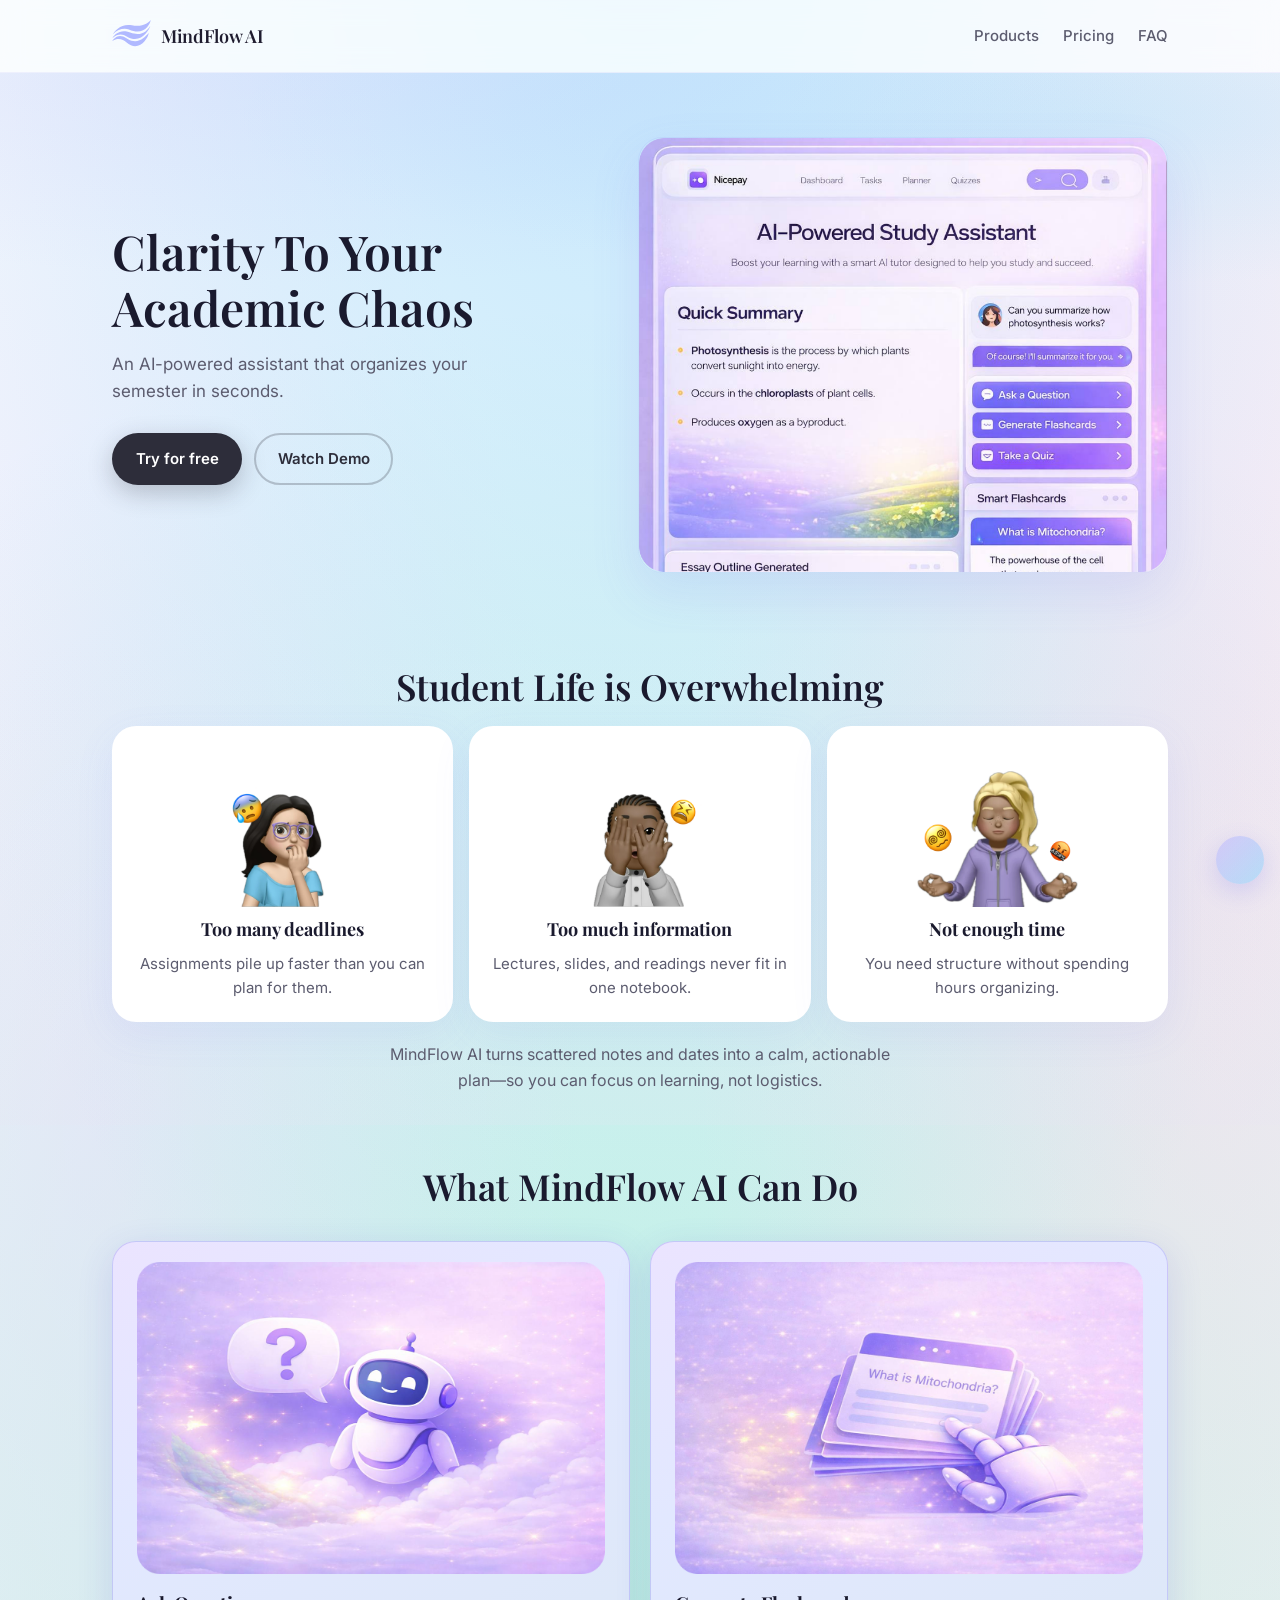
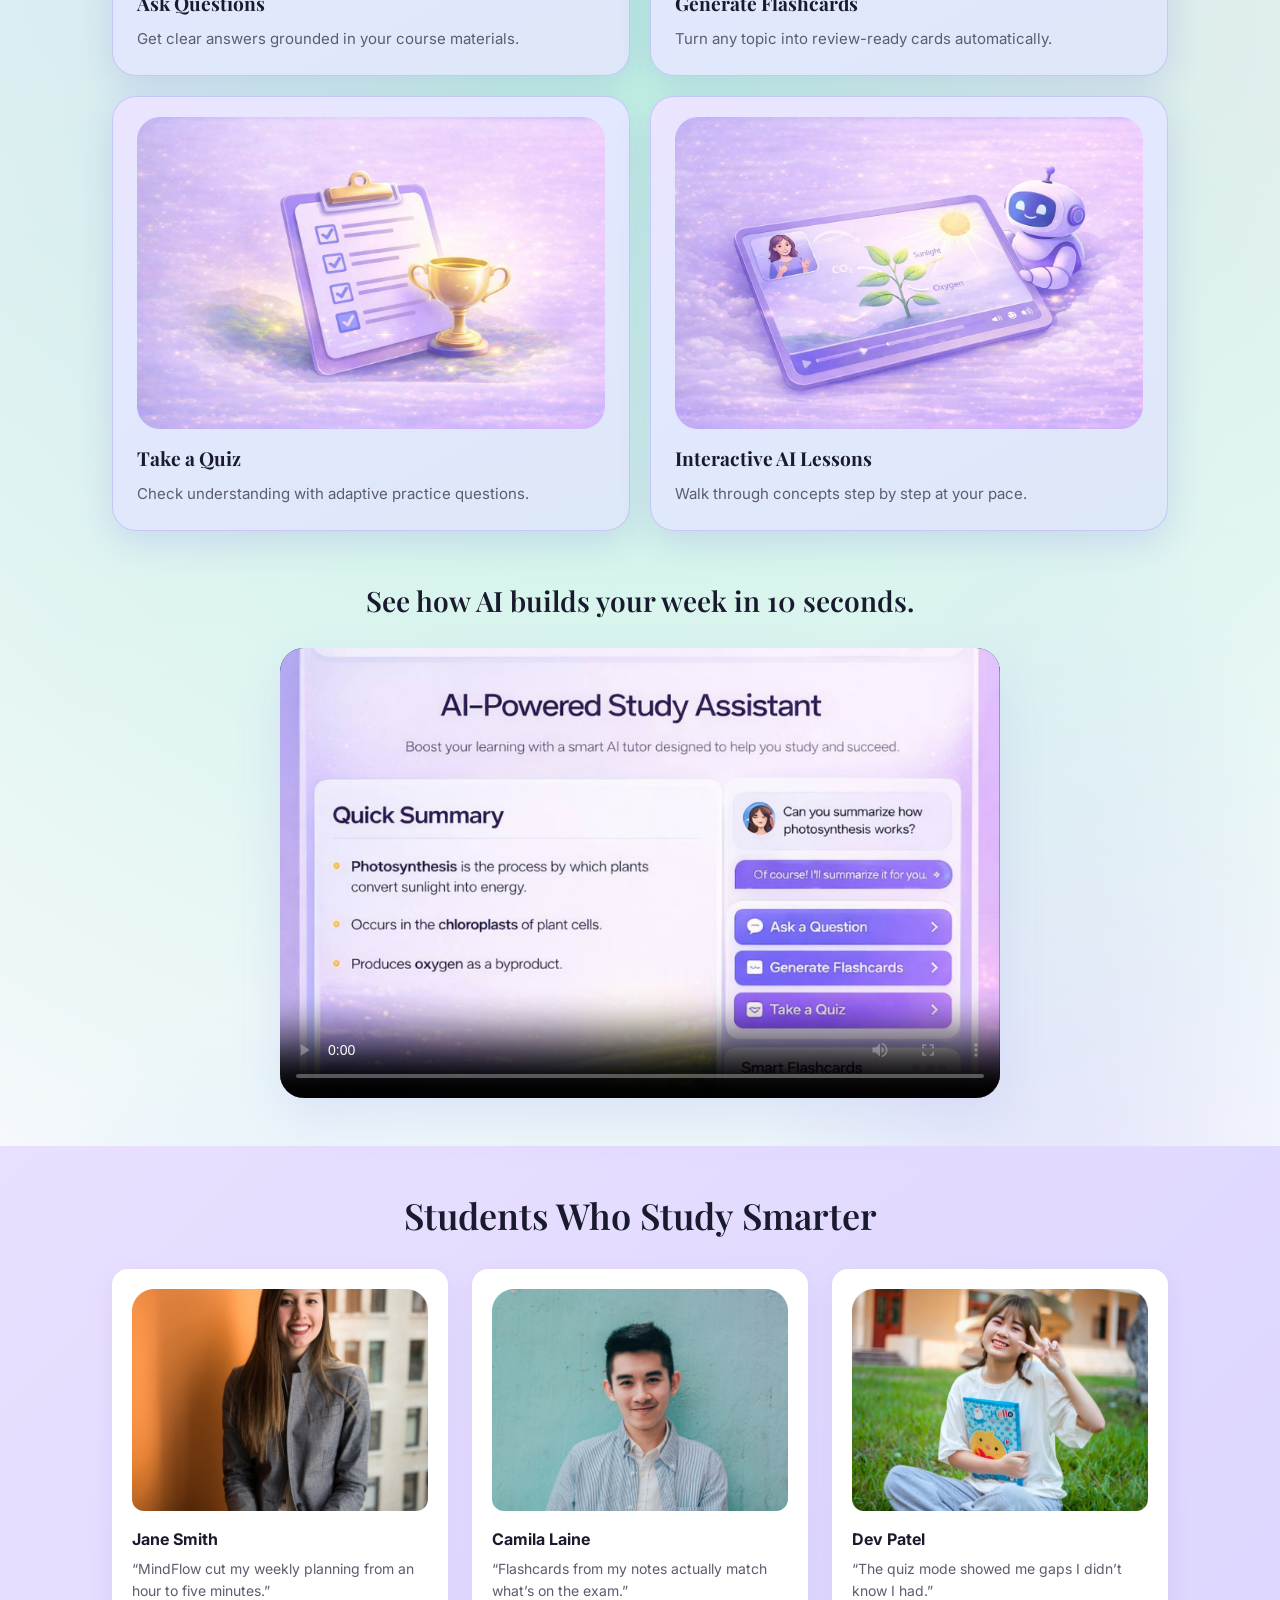
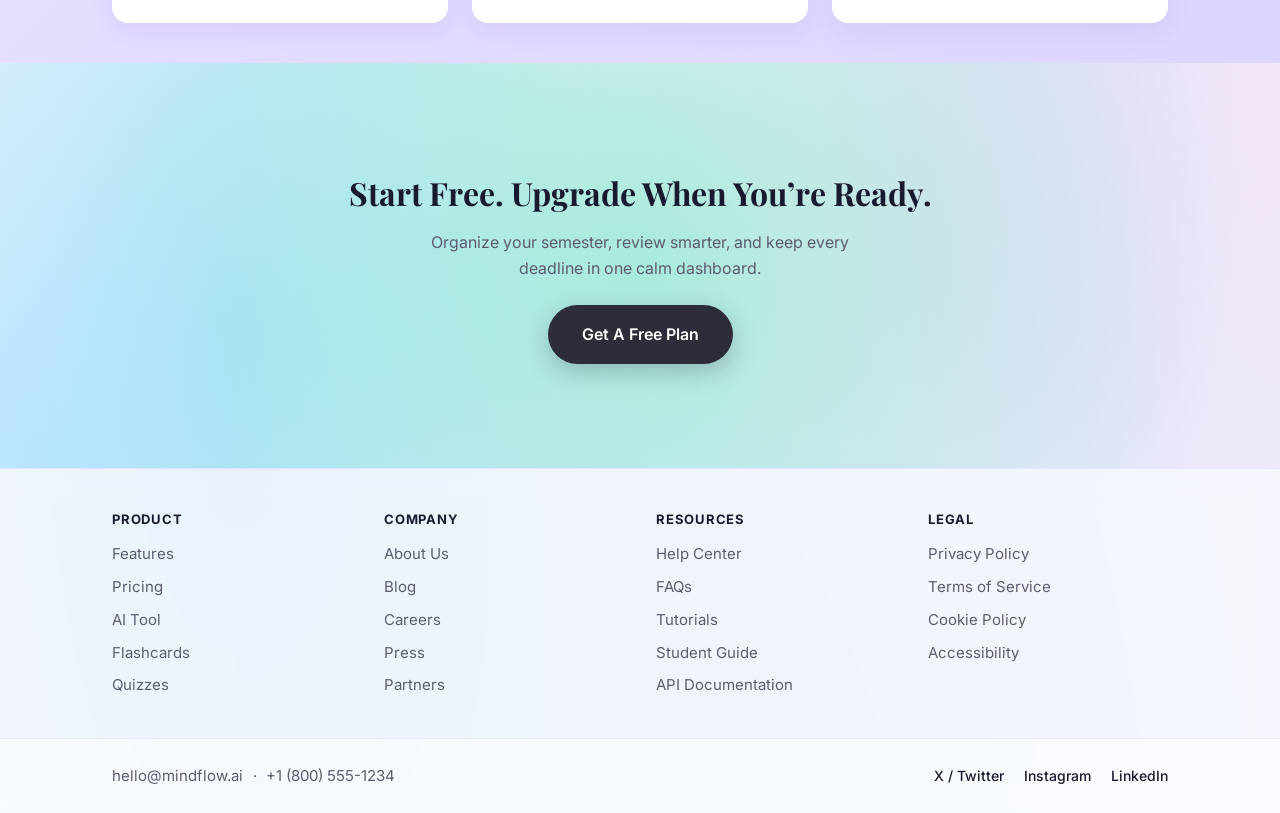
<file: index.html>
<!DOCTYPE html>
<!-- MindFlow AI landing page for the web project -->
<html lang="en">
  <head>
    <meta charset="UTF-8" />
    <!-- makes the site look ok on phones (width fits the screen) -->
    <meta name="viewport" content="width=device-width, initial-scale=1.0" />
    <title>MindFlow AI — AI-Powered Study Assistant</title>
    <!-- Load fonts from Google; preconnect helps them load a bit faster -->
    <link rel="preconnect" href="https://fonts.googleapis.com" />
    <link rel="preconnect" href="https://fonts.gstatic.com" crossorigin />
    <link
      href="https://fonts.googleapis.com/css2?family=Inter:wght@400;500;600&family=Playfair+Display:ital,wght@0,500;0,600;0,700;1,500&display=swap"
      rel="stylesheet"
    />
    <!-- Main stylesheet for this page -->
    <link rel="stylesheet" href="styles.css" />
  </head>
  <body>
    <!-- top bar stays visible when you scroll; id top is for the logo link -->
     <!-- id is unique naming, class is for multiple elements-->
    <header class="site-header" id="top">
      <div class="header-inner">
        <a href="#top" class="logo-link">
          <span class="logo-mark" aria-hidden="true">
            <img
              class="logo-img"
              src="resources/logo.svg"
              alt=""
              width="44"
              height="36"
              decoding="async"
            />
            <!-- span is for styling-->
          </span>
          <span class="logo-text">MindFlow AI</span>
        </a>
        <!-- aria-label so screen readers know what this nav is -->
        <nav class="nav-primary" aria-label="Main">
          <ul class="nav-list">
            <li><a href="#services">Products</a></li>
            <li><a href="price.html">Pricing</a></li>
            <li><a href="faq.html">FAQ</a></li>
          </ul>
        </nav>
      </div>
    </header>

    <!-- Main page content -->
    <main>
      <!-- big intro at the top with headline + screenshot -->
      <section class="section section--hero" id="hero" aria-labelledby="hero-heading">
        <!-- extra color blob behind the hero, hidden from screen readers -->
        <div class="hero-bg" aria-hidden="true"></div>
        <div class="container hero-layout">
          <div class="hero-copy">
            <h1 id="hero-heading" class="hero-title">Clarity To Your Academic Chaos</h1>
            <p class="hero-lead">An AI-powered assistant that organizes your semester in seconds.</p>
            <div class="hero-actions">
              <a href="#cta" class="btn btn--primary">Try for free</a>
              <a href="#demo" class="btn btn--ghost">Watch Demo</a>
            </div>
          </div>
          <figure class="hero-mockup">
            <img
              src="resources/hero_study_assistant.png"
              alt="MindFlow AI app dashboard with quick summary and study assistant tools"
              width="1200"
              height="800"
              loading="eager"
              fetchpriority="high"
            />
          </figure>
        </div>
      </section>

      <!-- 3 cards about problems students have -->
      <section class="section section--about" id="about" aria-labelledby="about-heading">
        <div class="container">
          <h2 id="about-heading" class="section-title">Student Life is Overwhelming</h2>
          <!-- article for each card -->
          <div class="about-grid">
            <article class="about-card">
              <div class="about-avatar">
                <img src="resources/student_life_deadlines.png" alt="" width="200" height="200" />
              </div>
              <h3 class="about-card-title">Too many deadlines</h3>
              <p class="about-card-text">Assignments pile up faster than you can plan for them.</p>
            </article>
            <article class="about-card">
              <div class="about-avatar">
                <img src="resources/student_life_much_info.png" alt="" width="200" height="200" />
              </div>
              <h3 class="about-card-title">Too much information</h3>
              <p class="about-card-text">Lectures, slides, and readings never fit in one notebook.</p>
            </article>
            <article class="about-card">
              <div class="about-avatar">
                <img src="resources/student_life_no_time.png" alt="" width="200" height="200" />
              </div>
              <h3 class="about-card-title">Not enough time</h3>
              <p class="about-card-text">You need structure without spending hours organizing.</p>
            </article>
          </div>
          <p class="about-outro">
            MindFlow AI turns scattered notes and dates into a calm, actionable plan—so you can focus on learning, not logistics.
          </p>
        </div>
      </section>

      <!-- features, then video, then reviews, then the sign up strip -->
      <section class="section section--services" id="services" aria-labelledby="services-heading">
        <div class="container">
          <h2 id="services-heading" class="section-title">What MindFlow AI Can Do</h2>
          <div class="features-grid">
            <article class="feature-card">
              <div class="feature-visual">
                <img src="resources/feature_questions.png" alt="" width="200" height="200" />
              </div>
              <h3 class="feature-title">Ask Questions</h3>
              <p class="feature-text">Get clear answers grounded in your course materials.</p>
            </article>
            <article class="feature-card">
              <div class="feature-visual">
                <img src="resources/feature_flashcards.png" alt="" width="200" height="200" />
              </div>
              <h3 class="feature-title">Generate Flashcards</h3>
              <p class="feature-text">Turn any topic into review-ready cards automatically.</p>
            </article>
            <article class="feature-card">
              <div class="feature-visual">
                <img src="resources/feature_quiz.png" alt="" width="200" height="200" />
              </div>
              <h3 class="feature-title">Take a Quiz</h3>
              <p class="feature-text">Check understanding with adaptive practice questions.</p>
            </article>
            <article class="feature-card">
              <div class="feature-visual">
                <img src="resources/feature_lessons.png" alt="" width="200" height="200" />
              </div>
              <h3 class="feature-title">Interactive AI Lessons</h3>
              <p class="feature-text">Walk through concepts step by step at your pace.</p>
            </article>
          </div>

          <!-- id demo = Watch demo button in header jumps here -->
          <div class="demo-block" id="demo">
            <h2 class="demo-title">See how AI builds your week in 10 seconds.</h2>
            <div class="demo-video-wrap">
              <video
                class="demo-video"
                controls
                playsinline
                preload="metadata"
                poster="resources/hero_study_assistant.png"
              >
                <source src="resources/video_guide.mp4" type="video/mp4" />
              </video>
            </div>
          </div>
        </div>

        <!-- purple part goes full screen width, container inside keeps text lined up -->
        <div class="testimonials-block" aria-labelledby="testimonials-heading">
          <div class="container">
            <h2 id="testimonials-heading" class="section-title section-title--on-tint">
              Students Who Study Smarter
            </h2>
            <div class="testimonials-row">
              <figure class="testimonial-card">
                <img
                  class="testimonial-photo"
                  src="resources/student_1.png"
                  alt="Jane Smith"
                  width="400"
                  height="500"
                />
                <figcaption>
                  <strong>Jane Smith</strong>
                  <p>“MindFlow cut my weekly planning from an hour to five minutes.”</p>
                </figcaption>
              </figure>
              <figure class="testimonial-card">
                <img
                  class="testimonial-photo"
                  src="resources/student_2.png"
                  alt="Camila Laine"
                  width="400"
                  height="500"
                />
                <figcaption>
                  <strong>Camila Laine</strong>
                  <p>“Flashcards from my notes actually match what’s on the exam.”</p>
                </figcaption>
              </figure>
              <figure class="testimonial-card">
                <img
                  class="testimonial-photo"
                  src="resources/student_3.png"
                  alt="Dev Patel"
                  width="400"
                  height="500"
                />
                <figcaption>
                  <strong>Dev Patel</strong>
                  <p>“The quiz mode showed me gaps I didn’t know I had.”</p>
                </figcaption>
              </figure>
            </div>
          </div>
        </div>

        <!-- id cta used by Try for free and in-page anchors -->
        <div class="cta-block" id="cta" aria-labelledby="cta-heading">
          <div class="cta-glow" aria-hidden="true"></div>
          <div class="cta-inner container">
            <h2 id="cta-heading" class="cta-title">Start Free. Upgrade When You’re Ready.</h2>
            <p class="cta-text">
              Organize your semester, review smarter, and keep every deadline in one calm dashboard.
            </p>
            <a href="price.html" class="btn btn--primary btn--large">Get A Free Plan</a>
          </div>
        </div>
      </section>
    </main>

    <!-- links at bottom; id footer for FAQ in nav -->
    <footer class="site-footer" id="footer">
      <div class="container footer-grid">
        <div class="footer-col">
          <h3 class="footer-heading">Product</h3>
          <ul class="footer-links">
            <li><a href="#services">Features</a></li>
            <li><a href="price.html">Pricing</a></li>
            <li><a href="#services">AI Tool</a></li>
            <li><a href="#services">Flashcards</a></li>
            <li><a href="#services">Quizzes</a></li>
          </ul>
        </div>
        <div class="footer-col">
          <h3 class="footer-heading">Company</h3>
          <ul class="footer-links">
            <li><a href="#about">About Us</a></li>
            <li><a href="#footer">Blog</a></li>
            <li><a href="#footer">Careers</a></li>
            <li><a href="#footer">Press</a></li>
            <li><a href="#footer">Partners</a></li>
          </ul>
        </div>
        <div class="footer-col">
          <h3 class="footer-heading">Resources</h3>
          <ul class="footer-links">
            <li><a href="#footer">Help Center</a></li>
            <li><a href="#footer">FAQs</a></li>
            <li><a href="#footer">Tutorials</a></li>
            <li><a href="#footer">Student Guide</a></li>
            <li><a href="#footer">API Documentation</a></li>
          </ul>
        </div>
        <div class="footer-col">
          <h3 class="footer-heading">Legal</h3>
          <ul class="footer-links">
            <li><a href="#footer">Privacy Policy</a></li>
            <li><a href="#footer">Terms of Service</a></li>
            <li><a href="#footer">Cookie Policy</a></li>
            <li><a href="#footer">Accessibility</a></li>
          </ul>
        </div>
      </div>
      <div class="footer-bottom">
        <div class="container footer-bottom-inner">
          <!-- mailto opens email app, tel opens phone -->
          <p class="footer-contact">
            <a href="mailto:hello@mindflow.ai">hello@mindflow.ai</a>
            <span class="sep" aria-hidden="true">·</span>
            <a href="tel:+18005551234">+1 (800) 555-1234</a>
          </p>
          <!-- _blank = new tab; noopener lowers risk when opening external links -->
          <ul class="social-list" aria-label="Social media">
            <li>
              <a href="https://twitter.com" class="social-link" target="_blank" rel="noopener noreferrer">X / Twitter</a>
            </li>
            <li>
              <a href="https://instagram.com" class="social-link" target="_blank" rel="noopener noreferrer">Instagram</a>
            </li>
            <li>
              <a href="https://linkedin.com" class="social-link" target="_blank" rel="noopener noreferrer">LinkedIn</a>
            </li>
          </ul>
        </div>
      </div>
    </footer>
  </body>
</html>
</file>
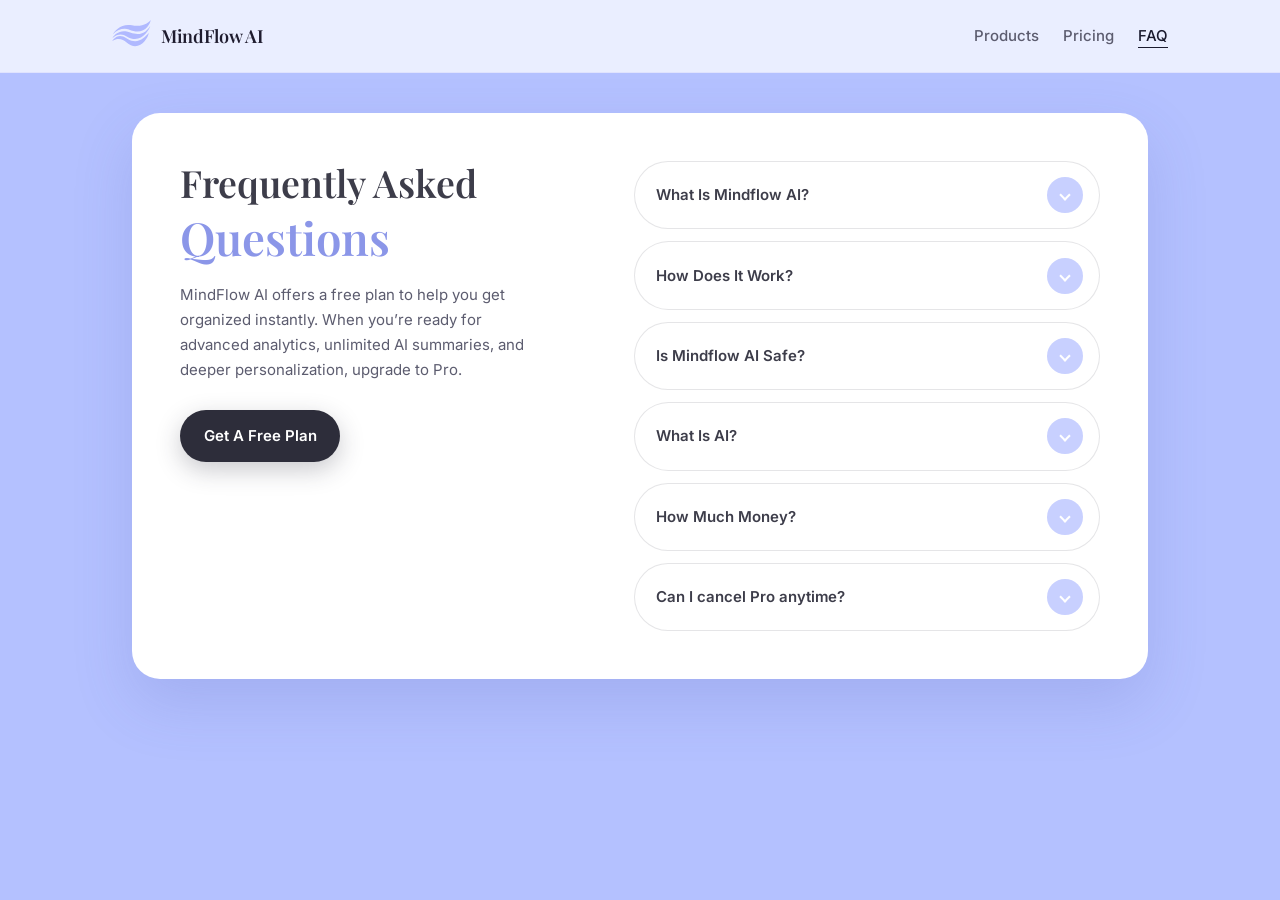
<file: faq.html>
<!DOCTYPE html>
<!--
  FAQ page — intro on the left, accordion on the right (stacks on small screens).
  Uses native <details>/<summary> so open/close works without JavaScript.
  Shared header + button styles: styles.css; purple page background + card: faq.css.
-->
<html lang="en">
  <head>
    <meta charset="UTF-8" />
    <meta name="viewport" content="width=device-width, initial-scale=1.0" />
    <title>FAQ — MindFlow AI</title>
    <link rel="preconnect" href="https://fonts.googleapis.com" />
    <link rel="preconnect" href="https://fonts.gstatic.com" crossorigin />
    <link
      href="https://fonts.googleapis.com/css2?family=Inter:wght@400;500;600&family=Playfair+Display:ital,wght@0,500;0,600;0,700;1,500&display=swap"
      rel="stylesheet"
    />
    <link rel="stylesheet" href="styles.css" />
    <!-- after styles.css so FAQ page can override body background and hide ::after dot -->
    <link rel="stylesheet" href="faq.css" />
  </head>
  <!-- page-faq = swap body background and hook FAQ-only rules -->
  <body class="page-faq">
    <header class="site-header" id="top">
      <div class="header-inner">
        <a href="index.html#top" class="logo-link">
          <!-- decorative wave icon; “MindFlow AI” text carries the name for screen readers -->
          <span class="logo-mark" aria-hidden="true">
            <img
              class="logo-img"
              src="resources/logo.svg"
              alt=""
              width="44"
              height="36"
              decoding="async"
            />
          </span>
          <span class="logo-text">MindFlow AI</span>
        </a>
        <nav class="nav-primary" aria-label="Main">
          <ul class="nav-list">
            <li><a href="index.html#services">Products</a></li>
            <li><a href="price.html">Pricing</a></li>
            <!-- this page -->
            <li><a href="faq.html" aria-current="page">FAQ</a></li>
          </ul>
        </nav>
      </div>
    </header>

    <main class="faq-main">
      <!-- container class comes from styles.css (padding + max-width); faq-shell tweaks max-width -->
      <div class="faq-shell container">
        <!-- one big white card; CSS grid splits intro vs accordion from 900px up -->
        <div class="faq-card">
          <div class="faq-intro">
            <!-- two spans = two lines + different colors (serif from --font-serif in :root) -->
            <h1 class="faq-page-title">
              <span class="faq-title-line1">Frequently Asked</span>
              <span class="faq-title-line2">Questions</span>
            </h1>
            <p class="faq-lead">
              MindFlow AI offers a free plan to help you get organized instantly. When you’re ready for advanced
              analytics, unlimited AI summaries, and deeper personalization, upgrade to Pro.
            </p>
            <!-- sends people to the signup strip on the home page -->
            <a href="index.html#cta" class="btn btn--primary">Get A Free Plan</a>
          </div>

          <!-- region label helps screen readers jump to the Q&A block -->
          <div class="faq-list" role="region" aria-label="Frequently asked questions">
            <!-- [open] on <details> is what drives the round → rounded rectangle + rotated chevron -->
            <details class="faq-item">
              <summary class="faq-summary">
                <span class="faq-q">What Is Mindflow AI?</span>
                <!-- chevron is visual only; summary itself is the accessible control -->
                <span class="faq-toggle" aria-hidden="true"><span class="faq-chevron"></span></span>
              </summary>
              <div class="faq-answer">
                <p>
                  MindFlow AI is a study assistant that connects to your courses and materials to summarize content,
                  build flashcards, quizzes, and a clear weekly plan so you spend less time organizing and more time
                  learning.
                </p>
              </div>
            </details>

            <!-- rest of the FAQ rows = same idea: summary + hidden answer until you click -->
            <details class="faq-item">
              <summary class="faq-summary">
                <span class="faq-q">How Does It Work?</span>
                <span class="faq-toggle" aria-hidden="true"><span class="faq-chevron"></span></span>
              </summary>
              <div class="faq-answer">
                <p>
                  You add your syllabi, notes, or uploads. The assistant structures deadlines, highlights what to study
                  next, and answers questions based on your own materials—not generic web answers.
                </p>
              </div>
            </details>

            <details class="faq-item">
              <summary class="faq-summary">
                <span class="faq-q">Is Mindflow AI Safe?</span>
                <span class="faq-toggle" aria-hidden="true"><span class="faq-chevron"></span></span>
              </summary>
              <div class="faq-answer">
                <p>
                  Your data is encrypted in transit and stored with industry-standard practices. We don’t sell your
                  content to advertisers, and you can delete your account and data at any time from settings.
                </p>
              </div>
            </details>

            <details class="faq-item">
              <summary class="faq-summary">
                <span class="faq-q">What Is AI?</span>
                <span class="faq-toggle" aria-hidden="true"><span class="faq-chevron"></span></span>
              </summary>
              <div class="faq-answer">
                <p>
                  Here, “AI” means models that read and summarize your study materials and generate practice questions
                  and plans. You stay in control: you can edit, dismiss, or regenerate anything the assistant suggests.
                </p>
              </div>
            </details>

            <details class="faq-item">
              <summary class="faq-summary">
                <span class="faq-q">How Much Money?</span>
                <span class="faq-toggle" aria-hidden="true"><span class="faq-chevron"></span></span>
              </summary>
              <div class="faq-answer">
                <p>
                  The free plan covers core organization and a limited number of AI actions each month. Pro unlocks
                  unlimited summaries, advanced analytics, and deeper personalization—see the Pricing section on the home
                  page for current rates.
                </p>
              </div>
            </details>

            <details class="faq-item">
              <summary class="faq-summary">
                <span class="faq-q">Can I cancel Pro anytime?</span>
                <span class="faq-toggle" aria-hidden="true"><span class="faq-chevron"></span></span>
              </summary>
              <div class="faq-answer">
                <p>
                  Yes. You can downgrade to the free plan whenever you like; you’ll keep access to Pro features until the
                  end of your billing period.
                </p>
              </div>
            </details>
          </div>
        </div>
      </div>
    </main>
  </body>
</html>
</file>
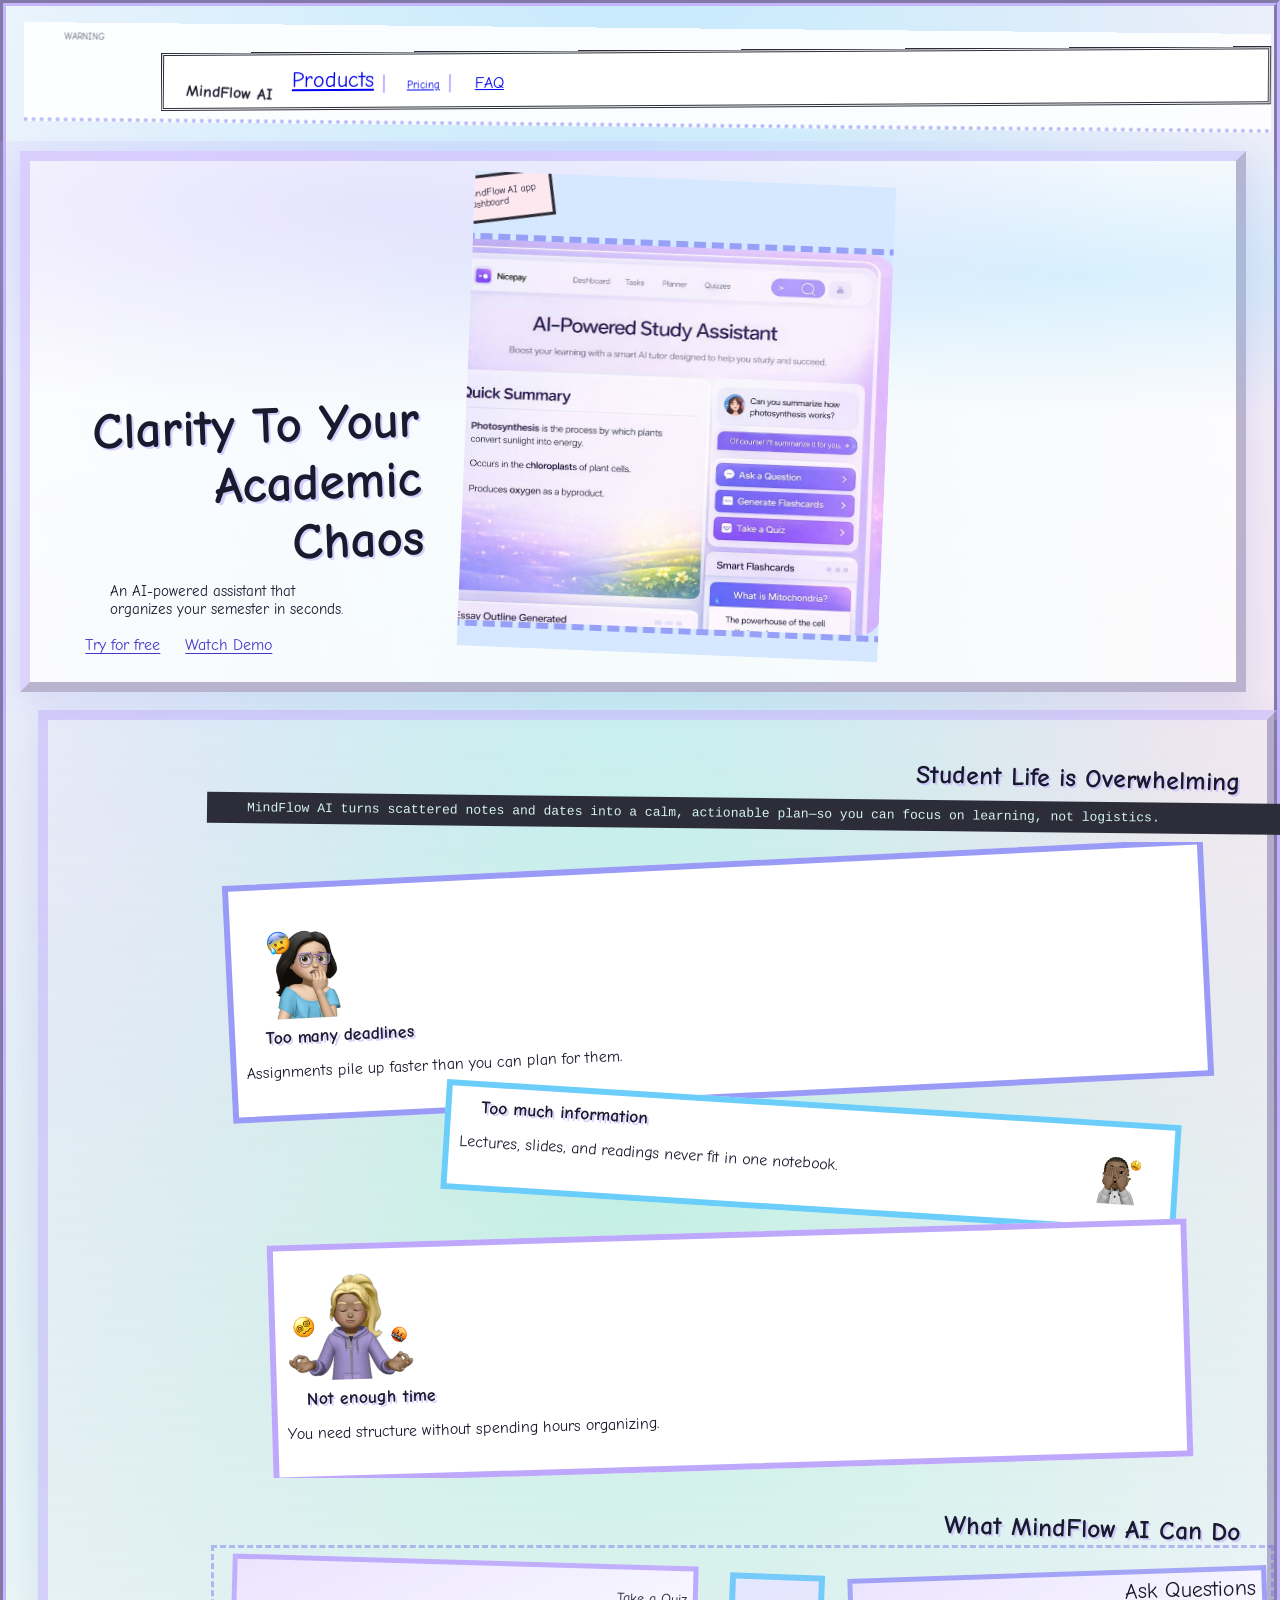
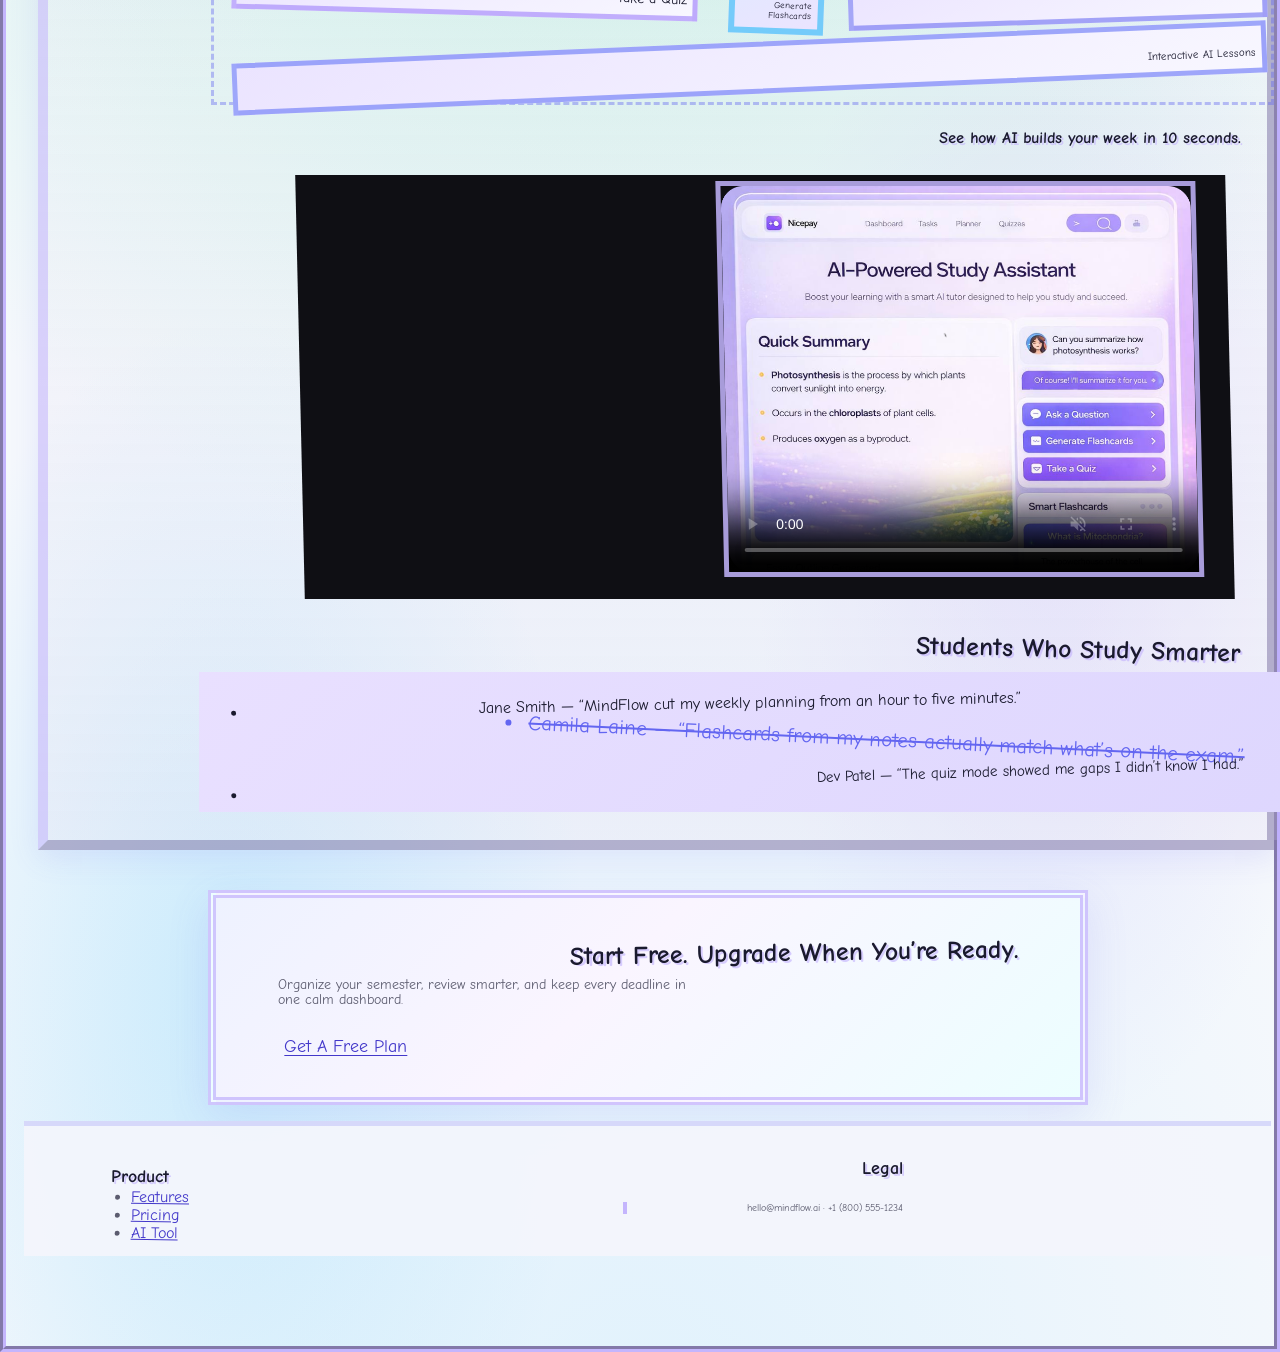
<file: meme_index.html>
<!DOCTYPE html>
<!--
  Meme version of the site (on purpose ugly).
  Styles: meme_styles.css
  Box model, selectors, :hover / :nth-child / ::before / ::after, positioning,
  float, flex, media queries — short comments in HTML + CSS point to each part.
-->
<html lang="en">
  <head>
    <meta charset="UTF-8" />
    <meta name="viewport" content="width=device-width, initial-scale=1.0" />
    <title>MindFlow AI — AI-Powered Study Assistant</title>
    <link
      href="https://fonts.googleapis.com/css2?family=Comic+Neue:wght@700&display=swap"
      rel="stylesheet"
    />
    <link rel="stylesheet" href="meme_styles.css" />
  </head>
  <!-- body + class name = how CSS targets this tag -->
  <body class="body-meme">
    <!-- id used with #chaos-top in CSS; header sticks when you scroll -->
    <header class="meme-header" id="chaos-top">
      <div class="header-inner">
        <a href="#chaos-top" class="logo-link">MindFlow AI</a>
        <nav aria-label="Main">
          <!-- ul > li is "direct child"; li + li is "right after another li" in CSS -->
          <ul class="nav-list">
            <li><a href="#stuff">Products</a></li>
            <li><a href="#cta-meme">Pricing</a></li>
            <li><a href="#footer-meme">FAQ</a></li>
          </ul>
        </nav>
      </div>
    </header>

    <!-- main > section in CSS = only sections that are direct children of main -->
    <main class="meme-main">
      <!-- hero block is position relative; the glow div inside is position absolute -->
      <section class="hero-meme" id="hero-meme">
        <div class="hero-glow" aria-hidden="true"></div>
        <div class="wrap hero-flex">
          <div class="hero-text">
            <h1>Clarity To Your Academic Chaos</h1>
            <p>An AI-powered assistant that organizes your semester in seconds.</p>
            <a href="#cta-meme" class="btn">Try for free</a>
            <a href="#demo-meme" class="btn">Watch Demo</a>
          </div>
          <figure class="hero-fig">
            <!-- float:left on this caption in CSS (.floater) -->
            <figcaption class="floater">MindFlow AI app dashboard</figcaption>
            <img src="resources/hero_study_assistant.png" alt="" width="500" height="330" />
          </figure>
        </div>
      </section>

      <section class="blob-meme" id="stuff">
        <div class="wrap">
          <!-- CSS uses ~ so any p.after-title that comes after h2.block-title (same parent) gets the style -->
          <h2 class="block-title">Student Life is Overwhelming</h2>
          <p class="after-title">
            MindFlow AI turns scattered notes and dates into a calm, actionable plan—so you can focus on
            learning, not logistics.
          </p>
          <!-- first card / second card styled with :nth-child(1) and (2) in CSS -->
          <div class="cards">
            <article class="card">
              <img src="resources/student_life_deadlines.png" alt="" width="100" height="100" />
              <h3>Too many deadlines</h3>
              <p>Assignments pile up faster than you can plan for them.</p>
            </article>
            <article class="card">
              <img src="resources/student_life_much_info.png" alt="" width="100" height="100" />
              <h3>Too much information</h3>
              <p>Lectures, slides, and readings never fit in one notebook.</p>
            </article>
            <article class="card">
              <img src="resources/student_life_no_time.png" alt="" width="100" height="100" />
              <h3>Not enough time</h3>
              <p>You need structure without spending hours organizing.</p>
            </article>
          </div>

          <!-- flex row + weird justify/align + flex-grow on .feat-grow (see CSS) -->
          <h2 class="block-title">What MindFlow AI Can Do</h2>
          <div class="flex-row">
            <div class="feat">Ask Questions</div>
            <div class="feat feat-grow">Generate Flashcards</div>
            <div class="feat">Take a Quiz</div>
            <div class="feat">Interactive AI Lessons</div>
          </div>

          <h2 class="demo-heading">See how AI builds your week in 10 seconds.</h2>
          <div class="vid" id="demo-meme">
            <video
              controls
              playsinline
              autoplay
              muted
              poster="resources/hero_study_assistant.png"
            >
              <source src="resources/video_guide.mp4" type="video/mp4" />
            </video>
          </div>

          <!-- list items: :nth-child and :hover in CSS -->
          <h2 class="block-title">Students Who Study Smarter</h2>
          <ul class="quotes">
            <li>Jane Smith — “MindFlow cut my weekly planning from an hour to five minutes.”</li>
            <li>Camila Laine — “Flashcards from my notes actually match what’s on the exam.”</li>
            <li>Dev Patel — “The quiz mode showed me gaps I didn’t know I had.”</li>
          </ul>
        </div>
      </section>

      <div class="cta-meme" id="cta-meme">
        <div class="wrap">
          <h2>Start Free. Upgrade When You’re Ready.</h2>
          <p>
            Organize your semester, review smarter, and keep every deadline in one calm dashboard.
          </p>
          <a href="#chaos-top" class="btn btn-big">Get A Free Plan</a>
        </div>
      </div>
    </main>

    <!-- footer: h3 ~ p in CSS styles the .fine paragraph (must be after h3, same parent) -->
    <footer class="foot-meme" id="footer-meme">
      <div class="wrap foot-cols">
        <div>
          <h3>Product</h3>
          <ul class="foot-ul">
            <li><a href="#stuff">Features</a></li>
            <li><a href="#cta-meme">Pricing</a></li>
            <li><a href="#stuff">AI Tool</a></li>
          </ul>
        </div>
        <div>
          <h3>Legal</h3>
          <p class="fine">hello@mindflow.ai · +1 (800) 555-1234</p>
        </div>
      </div>
    </footer>
  </body>
</html>
</file>
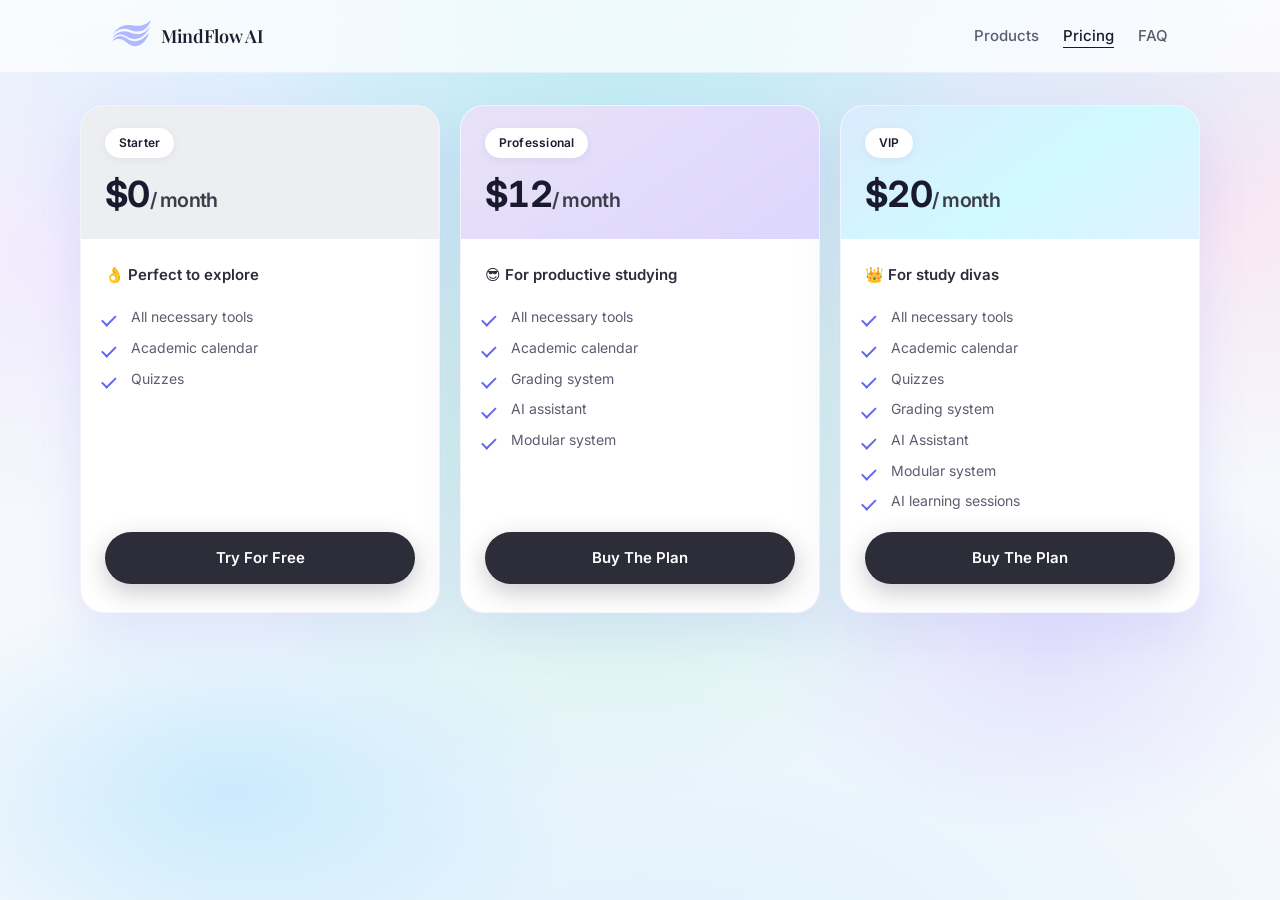
<file: price.html>
<!DOCTYPE html>
<!--
  MindFlow pricing page — three cards in a row on wide screens, stacked on phones.
  Header + buttons reuse styles.css (same look as the landing page).
  Card chrome, tinted headers, and the feature checkmarks are in price.css.
-->
<html lang="en">
  <head>
    <meta charset="UTF-8" />
    <meta name="viewport" content="width=device-width, initial-scale=1.0" />
    <title>Pricing — MindFlow AI</title>
    <link rel="preconnect" href="https://fonts.googleapis.com" />
    <link rel="preconnect" href="https://fonts.gstatic.com" crossorigin />
    <link
      href="https://fonts.googleapis.com/css2?family=Inter:wght@400;500;600;700&family=Playfair+Display:ital,wght@0,500;0,600;0,700;1,500&display=swap"
      rel="stylesheet"
    />
    <link rel="stylesheet" href="styles.css" />
    <!-- price.css loads after styles.css so it can override the little things (e.g. hide the corner dot) -->
    <link rel="stylesheet" href="price.css" />
  </head>
  <!-- class on body = hook for .page-pricing rules in price.css (nav “you are here” + no ::after decoration) -->
  <body class="page-pricing">
    <!-- same header pattern as index / faq: sticky bar, logo goes home -->
    <header class="site-header" id="top">
      <div class="header-inner">
        <a href="index.html#top" class="logo-link">
          <!-- empty alt: logo text is next to the image; icon is decorative -->
          <span class="logo-mark" aria-hidden="true">
            <img
              class="logo-img"
              src="resources/logo.svg"
              alt=""
              width="44"
              height="36"
              decoding="async"
            />
          </span>
          <span class="logo-text">MindFlow AI</span>
        </a>
        <nav class="nav-primary" aria-label="Main">
          <ul class="nav-list">
            <li><a href="index.html#services">Products</a></li>
            <!-- aria-current tells assistive tech which page you’re on -->
            <li><a href="price.html" aria-current="page">Pricing</a></li>
            <li><a href="faq.html">FAQ</a></li>
          </ul>
        </nav>
      </div>
    </header>

    <main class="pricing-main">
      <!-- shell = max-width wrapper; grid holds the three <article> cards -->
      <div class="pricing-shell">
        <div class="pricing-grid">
          <!-- each card: colored “head” band + white body; flex column so the button sits at the bottom -->
          <article class="pricing-card">
            <div class="pricing-card-head pricing-card-head--starter">
              <span class="pricing-badge">Starter</span>
              <!-- split price vs “/ month” so CSS can shrink the suffix -->
              <p class="pricing-price">
                <span class="pricing-amount">$0</span><span class="pricing-period">/ month</span>
              </p>
            </div>
            <div class="pricing-card-body">
              <p class="pricing-tagline">👌 Perfect to explore</p>
              <ul class="pricing-features">
                <li>All necessary tools</li>
                <li>Academic calendar</li>
                <li>Quizzes</li>
              </ul>
              <!-- still lands on the home CTA strip (signup / pitch) -->
              <a href="index.html#cta" class="btn btn--primary pricing-cta">Try For Free</a>
            </div>
          </article>

          <!-- middle tier: lavender header (modifier class --pro on the head div) -->
          <article class="pricing-card">
            <div class="pricing-card-head pricing-card-head--pro">
              <span class="pricing-badge">Professional</span>
              <p class="pricing-price">
                <span class="pricing-amount">$12</span><span class="pricing-period">/ month</span>
              </p>
            </div>
            <div class="pricing-card-body">
              <p class="pricing-tagline">😎 For productive studying</p>
              <ul class="pricing-features">
                <li>All necessary tools</li>
                <li>Academic calendar</li>
                <li>Grading system</li>
                <li>AI assistant</li>
                <li>Modular system</li>
              </ul>
              <a href="index.html#cta" class="btn btn--primary pricing-cta">Buy The Plan</a>
            </div>
          </article>

          <!-- VIP: blue/cyan gradient on the head; longest feature list -->
          <article class="pricing-card">
            <div class="pricing-card-head pricing-card-head--vip">
              <span class="pricing-badge">VIP</span>
              <p class="pricing-price">
                <span class="pricing-amount">$20</span><span class="pricing-period">/ month</span>
              </p>
            </div>
            <div class="pricing-card-body">
              <p class="pricing-tagline">👑 For study divas</p>
              <ul class="pricing-features">
                <li>All necessary tools</li>
                <li>Academic calendar</li>
                <li>Quizzes</li>
                <li>Grading system</li>
                <li>AI Assistant</li>
                <li>Modular system</li>
                <li>AI learning sessions</li>
              </ul>
              <a href="index.html#cta" class="btn btn--primary pricing-cta">Buy The Plan</a>
            </div>
          </article>
        </div>
      </div>
    </main>
  </body>
</html>
</file>
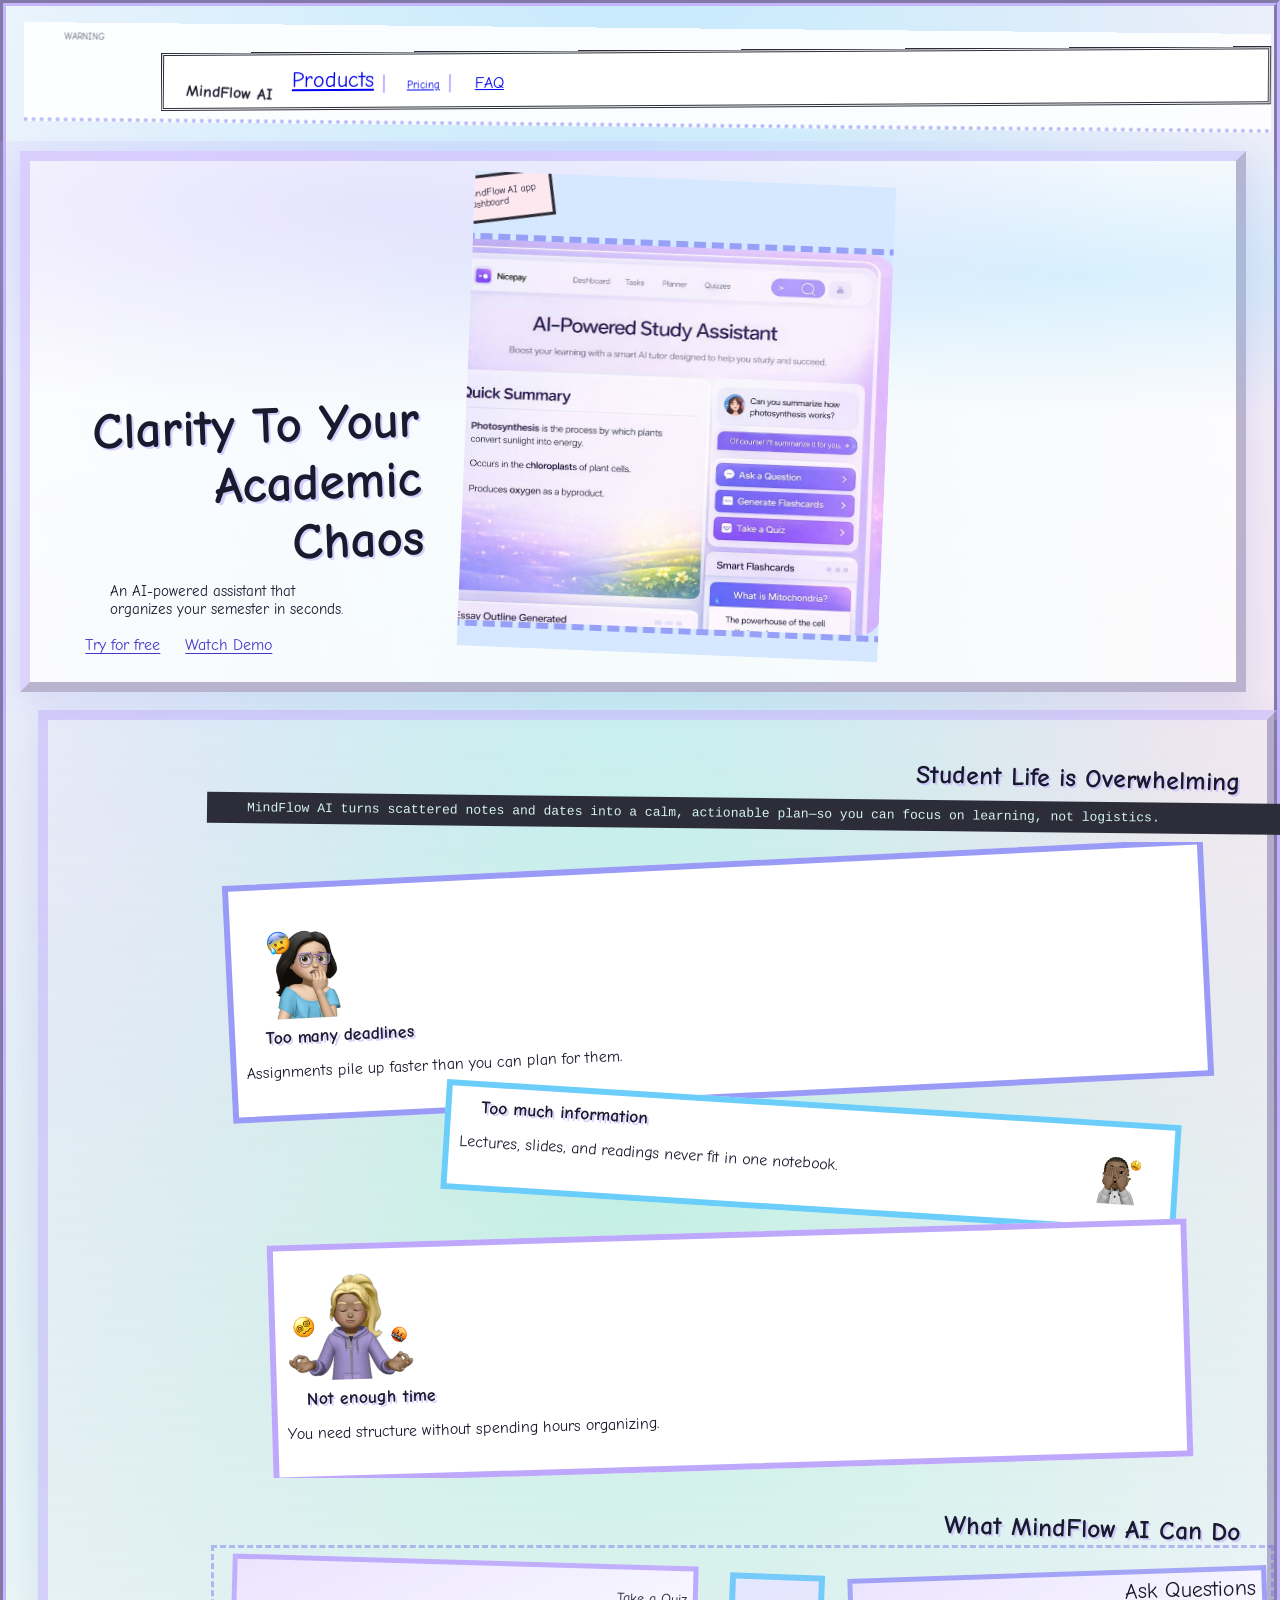
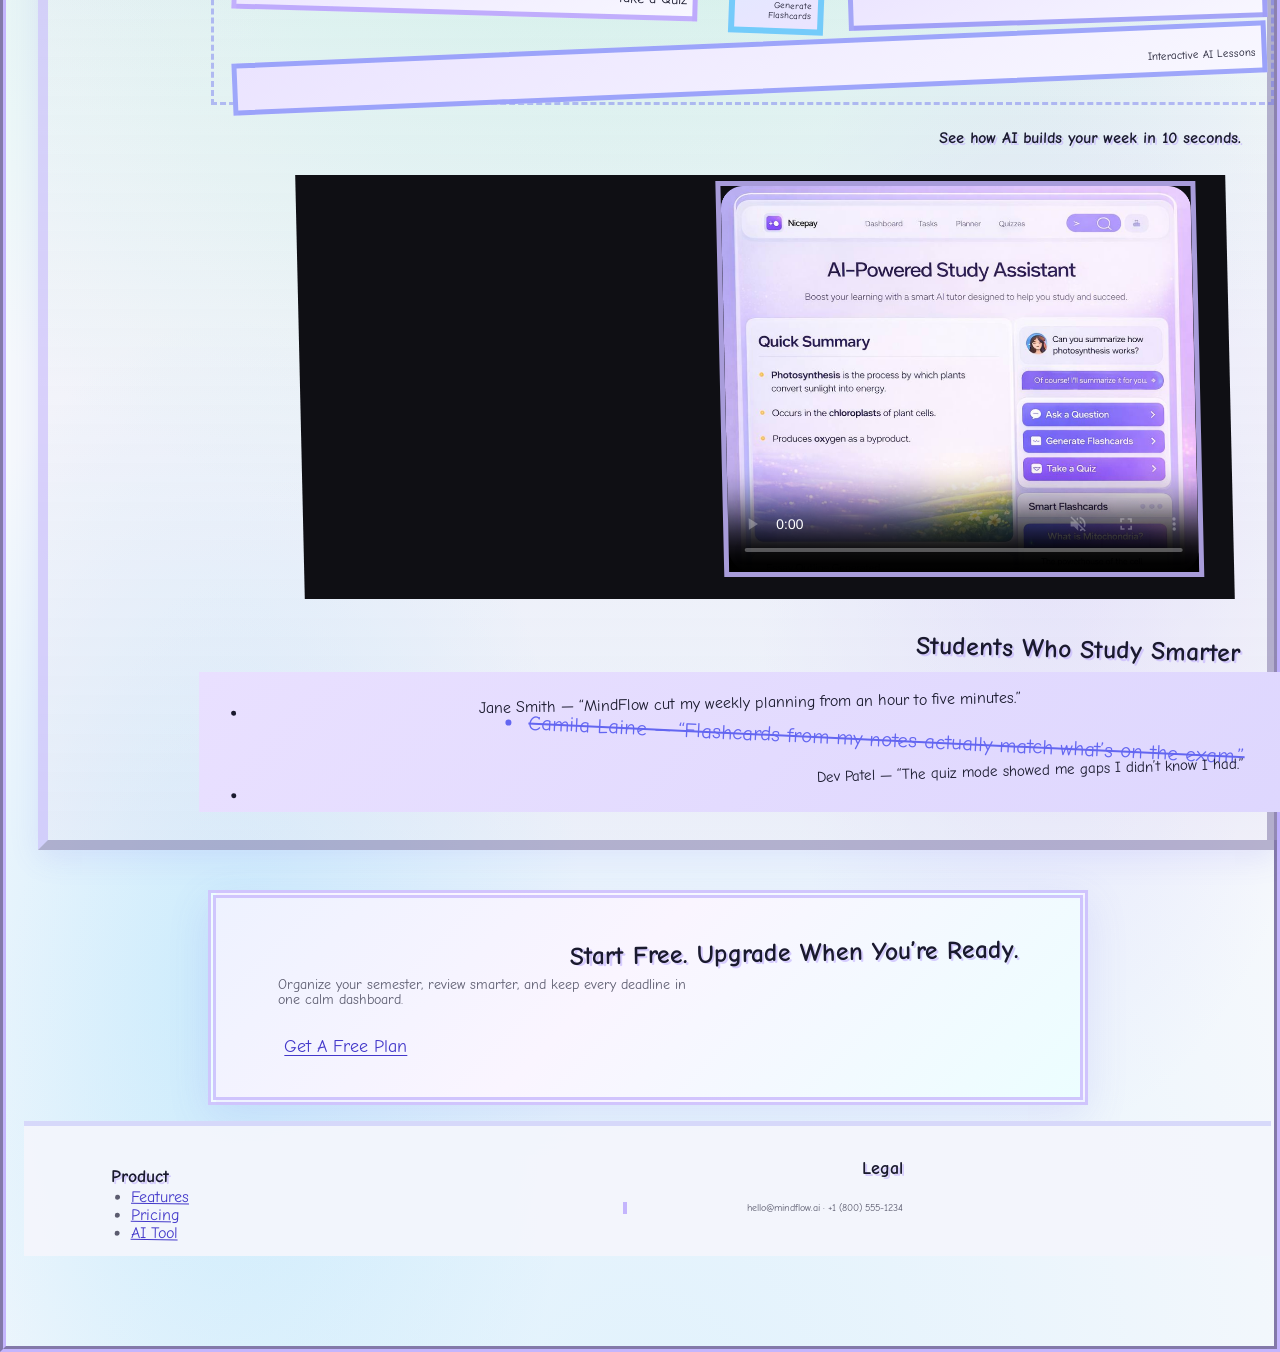
<file: meme/meme_index.html>
<!DOCTYPE html>
<!--
  Meme version of the site (on purpose ugly).
  Styles: meme_styles.css
  Box model, selectors, :hover / :nth-child / ::before / ::after, positioning,
  float, flex, media queries — short comments in HTML + CSS point to each part.
-->
<html lang="en">
  <head>
    <meta charset="UTF-8" />
    <meta name="viewport" content="width=device-width, initial-scale=1.0" />
    <title>MindFlow AI — AI-Powered Study Assistant</title>
    <link
      href="https://fonts.googleapis.com/css2?family=Comic+Neue:wght@700&display=swap"
      rel="stylesheet"
    />
    <link rel="stylesheet" href="meme_styles.css" />
  </head>
  <!-- body + class name = how CSS targets this tag -->
  <body class="body-meme">
    <!-- id used with #chaos-top in CSS; header sticks when you scroll -->
    <header class="meme-header" id="chaos-top">
      <div class="header-inner">
        <a href="#chaos-top" class="logo-link">MindFlow AI</a>
        <nav aria-label="Main">
          <!-- ul > li is "direct child"; li + li is "right after another li" in CSS -->
          <ul class="nav-list">
            <li><a href="#stuff">Products</a></li>
            <li><a href="#cta-meme">Pricing</a></li>
            <li><a href="#footer-meme">FAQ</a></li>
          </ul>
        </nav>
      </div>
    </header>

    <!-- main > section in CSS = only sections that are direct children of main -->
    <main class="meme-main">
      <!-- hero block is position relative; the glow div inside is position absolute -->
      <section class="hero-meme" id="hero-meme">
        <div class="hero-glow" aria-hidden="true"></div>
        <div class="wrap hero-flex">
          <div class="hero-text">
            <h1>Clarity To Your Academic Chaos</h1>
            <p>An AI-powered assistant that organizes your semester in seconds.</p>
            <a href="#cta-meme" class="btn">Try for free</a>
            <a href="#demo-meme" class="btn">Watch Demo</a>
          </div>
          <figure class="hero-fig">
            <!-- float:left on this caption in CSS (.floater) -->
            <figcaption class="floater">MindFlow AI app dashboard</figcaption>
            <img src="../resources/hero_study_assistant.png" alt="" width="500" height="330" />
          </figure>
        </div>
      </section>

      <section class="blob-meme" id="stuff">
        <div class="wrap">
          <!-- CSS uses ~ so any p.after-title that comes after h2.block-title (same parent) gets the style -->
          <h2 class="block-title">Student Life is Overwhelming</h2>
          <p class="after-title">
            MindFlow AI turns scattered notes and dates into a calm, actionable plan—so you can focus on
            learning, not logistics.
          </p>
          <!-- first card / second card styled with :nth-child(1) and (2) in CSS -->
          <div class="cards">
            <article class="card">
              <img src="../resources/student_life_deadlines.png" alt="" width="100" height="100" />
              <h3>Too many deadlines</h3>
              <p>Assignments pile up faster than you can plan for them.</p>
            </article>
            <article class="card">
              <img src="../resources/student_life_much_info.png" alt="" width="100" height="100" />
              <h3>Too much information</h3>
              <p>Lectures, slides, and readings never fit in one notebook.</p>
            </article>
            <article class="card">
              <img src="../resources/student_life_no_time.png" alt="" width="100" height="100" />
              <h3>Not enough time</h3>
              <p>You need structure without spending hours organizing.</p>
            </article>
          </div>

          <!-- flex row + weird justify/align + flex-grow on .feat-grow (see CSS) -->
          <h2 class="block-title">What MindFlow AI Can Do</h2>
          <div class="flex-row">
            <div class="feat">Ask Questions</div>
            <div class="feat feat-grow">Generate Flashcards</div>
            <div class="feat">Take a Quiz</div>
            <div class="feat">Interactive AI Lessons</div>
          </div>

          <h2 class="demo-heading">See how AI builds your week in 10 seconds.</h2>
          <div class="vid" id="demo-meme">
            <video
              controls
              playsinline
              autoplay
              muted
              poster="../resources/hero_study_assistant.png"
            >
              <source src="../resources/video_guide.mp4" type="video/mp4" />
            </video>
          </div>

          <!-- list items: :nth-child and :hover in CSS -->
          <h2 class="block-title">Students Who Study Smarter</h2>
          <ul class="quotes">
            <li>Jane Smith — “MindFlow cut my weekly planning from an hour to five minutes.”</li>
            <li>Camila Laine — “Flashcards from my notes actually match what’s on the exam.”</li>
            <li>Dev Patel — “The quiz mode showed me gaps I didn’t know I had.”</li>
          </ul>
        </div>
      </section>

      <div class="cta-meme" id="cta-meme">
        <div class="wrap">
          <h2>Start Free. Upgrade When You’re Ready.</h2>
          <p>
            Organize your semester, review smarter, and keep every deadline in one calm dashboard.
          </p>
          <a href="#chaos-top" class="btn btn-big">Get A Free Plan</a>
        </div>
      </div>
    </main>

    <!-- footer: h3 ~ p in CSS styles the .fine paragraph (must be after h3, same parent) -->
    <footer class="foot-meme" id="footer-meme">
      <div class="wrap foot-cols">
        <div>
          <h3>Product</h3>
          <ul class="foot-ul">
            <li><a href="#stuff">Features</a></li>
            <li><a href="#cta-meme">Pricing</a></li>
            <li><a href="#stuff">AI Tool</a></li>
          </ul>
        </div>
        <div>
          <h3>Legal</h3>
          <p class="fine">hello@mindflow.ai · +1 (800) 555-1234</p>
        </div>
      </div>
    </footer>
  </body>
</html>
</file>
<file: styles.css>
/* width/height now include content + padding + border, which makes layouts easier and more predictable.*/
*,
*::before,
*::after {
  box-sizing: border-box;
}

/* shared colors and spacing tokens — change :root to restyle the whole page */
:root {
  --font-sans: "Inter", system-ui, sans-serif;
  --font-serif: "Playfair Display", Georgia, serif;
  --color-text: #1a1a2e;
  --color-muted: #5c5c6f;
  --color-white: #fff;
  --lavender: #e8e4f3;
  --mint: #d4f4ec;
  --blue-soft: #d6e8ff;
  --pink-soft: #fde8f0;
  --purple-tint: #c4b5fd;
  --accent-dark: #2d2d3a;
  --shadow-soft: 0 20px 50px rgba(99, 102, 241, 0.12);
  --radius: 16px;
  --radius-lg: 24px;
  --header-h: 72px;
  --mesh-base-color: #f5f8fc;
}

/* smooth scroll when you click anchor links */
html {
  scroll-behavior: smooth;
}

/* page background = soft circles on a light base (matches the mockup style) */
body {
  margin: 0;
  min-height: 100vh;
  font-family: var(--font-sans);
  font-size: 1rem;
  line-height: 1.6;
  color: var(--color-text);
  background-color: var(--mesh-base-color);
  background-image:
    radial-gradient(ellipse 110% 85% at 50% -8%, rgba(125, 211, 252, 0.44), transparent 58%),
    radial-gradient(ellipse 72% 58% at 8% 28%, rgba(233, 213, 255, 0.4), transparent 52%),
    radial-gradient(ellipse 78% 62% at 94% 22%, rgba(251, 207, 232, 0.44), transparent 52%),
    radial-gradient(ellipse 100% 75% at 50% 108%, rgba(186, 230, 253, 0.38), transparent 58%),
    radial-gradient(ellipse 58% 48% at 18% 88%, rgba(125, 211, 252, 0.34), transparent 48%),
    radial-gradient(circle at 48% 40%, rgba(110, 231, 183, 0.4), transparent 52%),
    radial-gradient(ellipse 50% 45% at 82% 72%, rgba(196, 181, 253, 0.32), transparent 46%);
  background-repeat: no-repeat;
  background-size: 100% 100%;
}

img {
  max-width: 100%;
  height: auto;
  display: block;
}

a {
  color: inherit;
  text-decoration: none;
}

a:hover {
  text-decoration: underline;
}

/* keeps content from stretching too wide on big monitors + side padding on phone */
.container {
  width: 100%;
  max-width: 1120px;
  margin-inline: auto;
  padding-inline: 1.25rem;
}

/* sticky header with frosted glass look */
.site-header#top {
  position: sticky;
  top: 0;
  z-index: 100;
  background: rgba(255, 255, 255, 0.72);
  backdrop-filter: blur(12px);
  -webkit-backdrop-filter: blur(12px);
  border-bottom: 1px solid rgba(99, 102, 241, 0.08);
}

/* logo and nav stack on phone, row on tablet+ */
.header-inner {
  display: flex;
  flex-direction: column; /* column = vertical, row = horizontal */
  align-items: flex-start; /* flex-start = left, flex-end = right, center = middle */
  gap: 1rem;
  min-height: var(--header-h); 
  padding-block: 1rem; /* block = vertical, inline = horizontal */
  max-width: 1120px;
  margin-inline: auto;
  padding-inline: 1.25rem;
}

.logo-link {
  display: inline-flex; /*children of the parent are inline-flex, which means they are in a row*/
  align-items: center;
  gap: 0.625rem;
  color: var(--color-text);
  position: relative; /*relative to the parent*/
  text-decoration: none;
}

.logo-link:hover {
  text-decoration: none;
  opacity: 0.88;
}

.logo-mark {
  display: flex;
  align-items: center;
  flex-shrink: 0;
  line-height: 0;
}

.logo-img {
  display: block;
  height: 32px;
  width: auto;
}

/* brand name next to icon */
.logo-text {
  font-family: var(--font-serif);
  font-size: 1.125rem;
  font-weight: 600;
  letter-spacing: -0.02em;
  line-height: 1;
  color: #1e1b2e;
}

.nav-primary .nav-list {
  list-style: none;
  margin: 0;
  padding: 0;
  display: flex;
  flex-wrap: wrap;
  gap: 0.5rem 1.5rem;
}

.nav-primary .nav-list > li > a {
  position: relative;
  font-size: 0.9375rem;
  font-weight: 500;
  color: var(--color-muted);
  text-decoration: none;
}

/* underline animation on hover (pseudo element trick) */
.nav-primary .nav-list > li > a::after {
  content: "";
  position: absolute;
  left: 0;
  bottom: -0.2em;
  width: 100%;
  height: 1px;
  background: currentColor;
  transform: scaleX(0);
  transform-origin: left center;
  transition: transform 0.28s cubic-bezier(0.22, 1, 0.36, 1);
}

.nav-primary .nav-list > li > a:hover,
.nav-primary .nav-list > li > a:focus-visible {
  color: var(--color-text);
  text-decoration: none;
}

.nav-primary .nav-list > li > a:hover::after,
.nav-primary .nav-list > li > a:focus-visible::after {
  transform: scaleX(1);
}

@media (prefers-reduced-motion: reduce) {
  .nav-primary .nav-list > li > a::after {
    transition-duration: 0.01ms;
  }
}

/* default vertical spacing for each big section */
.section {
  position: relative;
  padding-block: 3.5rem;
}

/* section headings — clamp() so font grows a bit on wider screens */
.section-title {
  font-family: var(--font-serif);
  font-size: clamp(1.75rem, 4vw, 2.25rem);
  font-weight: 600;
  text-align: center;
  margin: 0 0 2rem;
  line-height: 1.2;
}

.section-title--on-tint {
  color: var(--color-text);
}

/* hero: hide overflow so the bg gradient doesnt cause sideways scroll */
.section.section--hero#hero {
  padding-block: 2.5rem 2.75rem;
  overflow: hidden;
}

/* purple/blue glow behind hero text — absolute so it doesnt push layout */
.hero-bg {
  position: absolute;
  inset: -20% -10% auto;
  height: 70%;
  background: radial-gradient(ellipse at 30% 20%, rgba(196, 181, 253, 0.22), transparent 55%),
    radial-gradient(ellipse at 80% 40%, rgba(125, 211, 252, 0.18), transparent 50%);
  pointer-events: none;
  z-index: 0;
}

/* content above the hero background */
.hero-layout {
  position: relative;
  z-index: 1;
  display: flex;
  flex-direction: column;
  gap: 2.5rem;
  align-items: stretch;
}

.hero-copy {
  position: relative;
}

.hero-title {
  font-family: var(--font-serif);
  font-size: clamp(2rem, 6vw, 3rem);
  font-weight: 600;
  line-height: 1.15;
  margin: 0 0 1rem;
}

.hero-lead {
  margin: 0 0 1.75rem;
  font-size: 1.0625rem;
  color: var(--color-muted);
  max-width: 36ch;
}

.hero-actions {
  display: flex;
  flex-wrap: wrap;
  gap: 0.75rem;
  align-items: center;
}

.btn {
  display: inline-flex;
  align-items: center;
  justify-content: center;
  padding: 0.75rem 1.35rem;
  font-weight: 600;
  font-size: 0.9375rem;
  border-radius: 999px;
  border: 2px solid transparent;
  cursor: pointer;
  transition: transform 0.15s ease, box-shadow 0.15s ease, background 0.15s ease;
}

.btn:hover {
  text-decoration: none;
  transform: translateY(-1px);
}

.btn--primary {
  background: var(--accent-dark);
  color: var(--color-white);
  box-shadow: 0 8px 24px rgba(45, 45, 58, 0.25);
}

.btn--primary:hover,
.btn--primary:focus-visible {
  background: #9747ff;
  box-shadow: 0 12px 28px rgba(151, 71, 255, 0.35);
}

.btn--ghost {
  background: transparent;
  color: var(--accent-dark);
  border-color: rgba(45, 45, 58, 0.25);
}

.btn--ghost:hover,
.btn--ghost:focus-visible {
  color: #9747ff;
  border-color: #9747ff;
  background: transparent;
}

.btn--large {
  padding: 0.9rem 2rem;
  font-size: 1rem;
}

.hero-mockup {
  position: relative;
  margin: 0;
}

.hero-mockup img {
  width: 100%;
  height: auto;
  border-radius: var(--radius-lg);
  box-shadow: var(--shadow-soft);
  border: 1px solid rgba(99, 102, 241, 0.1);
}

/* student life section — a little tinted bg, tighter padding than other sections */
.section.section--about#about {
  background: linear-gradient(180deg, transparent, rgba(232, 228, 243, 0.18));
  padding-block: 1.5rem;
}

.section.section--about#about .section-title {
  margin-bottom: 1.125rem;
}

.about-grid {
  display: flex;
  flex-direction: column;
  gap: 1rem;
  margin-bottom: 1.25rem;
}

.about-card {
  background: var(--color-white);
  border-radius: var(--radius-lg);
  padding: 1.25rem 1.25rem 1.35rem;
  text-align: center;
  box-shadow: 0 12px 40px rgba(99, 102, 241, 0.08);
  border: 1px solid rgba(255, 255, 255, 0.8);
}

.about-avatar {
  display: flex;
  justify-content: center;
  margin-bottom: 0.5rem;
  line-height: 0;
}

.about-avatar img {
  display: block;
  width: auto;
  height: auto;
  max-width: 100%;
  max-height: min(160px, 42vw);
  object-fit: contain;
}

.about-card-title {
  font-family: var(--font-serif);
  font-size: 1.125rem;
  margin: 0 0 0.5rem;
}

.about-card-text {
  margin: 0;
  font-size: 0.9375rem;
  color: var(--color-muted);
}

.about-outro {
  text-align: center;
  max-width: 52ch;
  margin: 0 auto;
  color: var(--color-muted);
  font-size: 1rem;
}

/* testimonials: full width purple bar */
.testimonials-block {
  width: 100%;
  margin-top: 2rem;
  padding-block: 2.5rem 2rem;
  padding-inline: 0;
  background: linear-gradient(135deg, #e9e0ff, #ddd6fe);
  border-radius: 0;
}

.testimonials-row {
  display: flex;
  flex-direction: column;
  gap: 1.25rem;
}

.testimonial-card {
  margin: 0;
  background: var(--color-white);
  border-radius: var(--radius);
  padding: 1.25rem;
  box-shadow: 0 8px 24px rgba(91, 33, 182, 0.08);
}

.testimonial-photo {
  width: 100%;
  aspect-ratio: 4 / 3;
  object-fit: cover;
  object-position: center top;
  border-radius: 12px;
  margin-bottom: 1rem;
}

/* name above the quote */
.testimonial-card figcaption strong {
  display: block;
  margin-bottom: 0.35rem;
}

.testimonial-card figcaption p {
  margin: 0;
  font-size: 0.875rem;
  color: var(--color-muted);
}

/* services section — tighter top padding to sit closer to student life; no bottom padding because CTA follows */
.section.section--services#services {
  padding-block-end: 0;
  padding-block-start: 2.25rem;
}

.features-grid {
  display: flex;
  flex-direction: column;
  gap: 1.25rem;
  margin-bottom: 3rem;
}

/* feature cards all same purple-ish style with shadow so they pop */
.feature-card {
  display: flex;
  flex-direction: column;
  align-items: stretch;
  min-width: 0;
  background: linear-gradient(155deg, #ebe4ff 0%, #e2e8ff 42%, #dde8f7 100%);
  border-radius: var(--radius-lg);
  padding: 1.25rem 1.5rem 1.5rem;
  border: 1px solid rgba(79, 70, 229, 0.2);
  box-shadow: 0 10px 36px rgba(67, 56, 202, 0.14);
  position: relative;
  overflow: hidden;
}

.feature-visual {
  display: flex;
  align-items: center;
  justify-content: center;
  align-self: center;
  width: fit-content;
  max-width: 100%;
  margin-bottom: 0.875rem;
  flex-shrink: 0;
}

.feature-visual img {
  display: block;
  width: auto;
  height: auto;
  max-width: 100%;
  object-fit: contain;
}

.feature-title {
  font-family: var(--font-serif);
  font-size: 1.2rem;
  margin: 0 0 0.5rem;
  width: 100%;
  min-width: 0;
}

.feature-text {
  margin: 0;
  font-size: 0.9375rem;
  color: var(--color-muted);
  width: 100%;
  min-width: 0;
}

.demo-block {
  text-align: center;
  margin-bottom: 3rem;
}

.demo-title {
  font-family: var(--font-serif);
  font-size: clamp(1.35rem, 3.5vw, 1.75rem);
  font-weight: 600;
  margin: 0 0 1.5rem;
}

/* 16:10 box so the video doesnt jump when it plays */
.demo-video-wrap {
  position: relative;
  width: 100%;
  max-width: 720px;
  margin-inline: auto;
  aspect-ratio: 16 / 10;
  border-radius: var(--radius-lg);
  overflow: hidden;
  box-shadow: var(--shadow-soft);
  background: #0f0f14;
}

/* fill the 16:10 frame so native controls (from the controls attribute) stay visible — not clipped by overflow */
.demo-video {
  position: absolute;
  inset: 0;
  width: 100%;
  height: 100%;
  object-fit: cover;
  display: block;
}

/* start free strip — full width, big padding */
.cta-block {
  position: relative;
  width: 100%;
  text-align: center;
  padding-block: clamp(4rem, 10vw, 6.5rem);
  padding-inline: 0;
  overflow: hidden;
}

/* colorful blobs behind the CTA text */
.cta-glow {
  position: absolute;
  inset: -30%;
  background: radial-gradient(circle at 50% 50%, rgba(110, 231, 183, 0.48), transparent 55%),
    radial-gradient(circle at 20% 80%, rgba(125, 211, 252, 0.42), transparent 45%),
    radial-gradient(circle at 88% 18%, rgba(251, 207, 232, 0.28), transparent 42%),
    radial-gradient(ellipse 90% 70% at 50% 115%, rgba(186, 230, 253, 0.35), transparent 55%),
    radial-gradient(circle at 72% 65%, rgba(196, 181, 253, 0.22), transparent 48%);
  z-index: 0;
}

.cta-inner {
  position: relative;
  z-index: 1;
}

.cta-title {
  font-family: var(--font-serif);
  font-size: clamp(1.5rem, 4vw, 2rem);
  margin: 0 0 0.75rem;
}

.cta-text {
  margin: 0 auto 1.5rem;
  max-width: 42ch;
  color: var(--color-muted);
}

/* footer */
.site-footer#footer {
  background: rgba(244, 246, 252, 0.72);
  backdrop-filter: blur(14px);
  -webkit-backdrop-filter: blur(14px);
  border-top: 1px solid rgba(99, 102, 241, 0.1);
  padding-top: 0;
}

.footer-grid {
  display: flex;
  flex-direction: column;
  gap: 2rem;
  padding-block: 2.5rem;
}

.footer-heading {
  font-size: 0.8125rem;
  font-weight: 700;
  text-transform: uppercase;
  letter-spacing: 0.06em;
  margin: 0 0 0.75rem;
  color: var(--color-text);
}

.footer-links {
  list-style: none;
  margin: 0;
  padding: 0;
}

/* space between list items — the + selector means "li that comes right after another li" */
.footer-links li + li {
  margin-top: 0.45rem;
}

.footer-links a {
  font-size: 0.9375rem;
  color: var(--color-muted);
}

.footer-links a:hover {
  color: var(--color-text);
}

.footer-bottom {
  border-top: 1px solid rgba(0, 0, 0, 0.06);
  padding-block: 1.5rem;
  background: rgba(255, 255, 255, 0.5);
}

.footer-bottom-inner {
  display: flex;
  flex-direction: column;
  gap: 1rem;
  align-items: center;
  text-align: center;
}

.footer-contact {
  margin: 0;
  font-size: 0.9375rem;
  color: var(--color-muted);
}

.footer-contact .sep {
  margin-inline: 0.35rem;
}

.social-list {
  list-style: none;
  margin: 0;
  padding: 0;
  display: flex;
  flex-wrap: wrap;
  gap: 0.75rem 1.25rem;
  justify-content: center;
}

.social-link {
  font-size: 0.875rem;
  font-weight: 500;
  color: var(--color-text);
}

/* from 640px: header in a row, about cards side by side, 2 column features */
@media (min-width: 640px) {
  .header-inner {
    flex-direction: row;
    align-items: center;
    justify-content: space-between;
  }

  .about-grid {
    flex-direction: row;
    flex-wrap: wrap;
    justify-content: center;
  }

  .about-card {
    flex: 1 1 calc(50% - 1rem);
    min-width: 220px;
    max-width: 320px;
  }

  .testimonials-row {
    flex-direction: row;
    flex-wrap: wrap;
    justify-content: center;
  }

  .testimonial-card {
    flex: 1 1 calc(50% - 1rem);
    max-width: 340px;
  }

  .features-grid {
    display: grid;
    grid-template-columns: repeat(2, 1fr);
    gap: 1.25rem;
  }
}

/* desktop: more section padding, hero side by side, 4 col footer, corner decoration */
@media (min-width: 900px) {
  body::after {
    content: "";
    position: fixed;
    bottom: 1rem;
    right: 1rem;
    width: 48px;
    height: 48px;
    border-radius: 50%;
    background: linear-gradient(135deg, rgba(196, 181, 253, 0.6), rgba(125, 211, 252, 0.5));
    box-shadow: 0 8px 24px rgba(99, 102, 241, 0.2);
    z-index: 40;
    pointer-events: none;
  }

  .section {
    padding-block: 5rem;
  }

  .section.section--services#services {
    padding-block-end: 0;
    padding-block-start: 2.5rem;
  }

  .section.section--hero#hero {
    padding-block: 4rem 3.75rem;
  }

  .section.section--about#about {
    padding-block: 2rem;
  }

  .hero-layout {
    flex-direction: row;
    align-items: center;
    gap: 3rem;
  }

  .hero-copy {
    flex: 1 1 45%;
  }

  .hero-mockup {
    flex: 1 1 50%;
  }

  .about-grid {
    flex-wrap: nowrap;
  }

  .about-card {
    flex: 1 1 0;
    max-width: none;
  }

  .testimonials-block {
    padding-block: 3rem 2.5rem;
  }

  .testimonials-row {
    flex-wrap: nowrap;
    gap: 1.5rem;
  }

  .testimonial-card {
    flex: 1 1 0;
    max-width: none;
  }

  .footer-grid {
    display: grid;
    grid-template-columns: repeat(4, 1fr);
    gap: 2rem;
  }

  .footer-bottom-inner {
    flex-direction: row;
    justify-content: space-between;
    text-align: left;
  }
}

/* a bit more padding on very wide screens */
@media (min-width: 1100px) {
  .container,
  .header-inner {
    padding-inline: 2rem;
  }
}
</file>
<file: faq.css>
/*
  Styles for faq.html.

  Topics touched here:
  - “You are here” nav styling (matches price.css / aria-current pattern)
  - Page-specific body background (#b4c1ff) — kills the mesh gradient from styles.css
  - CSS grid on .faq-card: one column on phones, two columns from 900px (intro | accordion)
  - <details>/<summary>: pill shape when closed, slightly squarer when [open]
  - WebKit hides the default disclosure triangle; we draw our own circle + chevron
  - Chevron centered with position absolute + translate(-50%, -50%) on the inner span
  - .faq-toggle rotates 180° when open so the arrow points up

  Load styles.css first for header, fonts, and .btn.
*/

/* current page link = full opacity + underline visible (same trick as price.css) */
.page-faq .nav-primary .nav-list > li > a[aria-current="page"] {
  color: var(--color-text);
}

.page-faq .nav-primary .nav-list > li > a[aria-current="page"]::after {
  transform: scaleX(1);
}

/* solid periwinkle instead of the landing page’s layered radial gradients */
body.page-faq {
  background-color: #b4c1ff;
  background-image: none;
}

body.page-faq::after {
  content: none;
  display: none;
}

.faq-main {
  padding-block: 2rem 3.5rem;
  padding-inline: 1.25rem;
}

/* slightly narrower than .container’s 1120px so the card doesn’t feel stretched */
.faq-shell {
  max-width: 1080px;
}

.faq-card {
  background: var(--color-white);
  border-radius: 28px;
  padding: clamp(1.75rem, 4vw, 3rem);
  box-shadow: 0 24px 60px rgba(80, 90, 180, 0.18);
  display: grid;
  gap: 2.5rem;
}

/* keeps the heading + paragraph from spanning the full wide card on desktop */
.faq-intro {
  max-width: 36ch;
}

.faq-page-title {
  margin: 0 0 1.25rem;
  font-family: var(--font-serif);
  font-weight: 600;
  line-height: 1.15;
}

.faq-title-line1 {
  display: block;
  font-size: clamp(1.75rem, 4vw, 2.35rem);
  color: #3d3d4a;
  font-weight: 600;
}

.faq-title-line2 {
  display: block;
  font-size: clamp(2.15rem, 5vw, 2.85rem);
  color: #8b96e8;
  font-weight: 600;
  margin-top: 0.15em;
}

.faq-lead {
  margin: 0 0 1.75rem;
  font-size: 0.9375rem;
  color: var(--color-muted);
  line-height: 1.65;
}

/* vertical stack of disclosure widgets */
.faq-list {
  display: flex;
  flex-direction: column;
  gap: 0.75rem;
  min-width: 0;
}

/* closed state = pill; open state = larger radius so the answer doesn’t look squeezed */
.faq-item {
  border-radius: 999px;
  border: 1px solid rgba(45, 45, 58, 0.12);
  background: var(--color-white);
  overflow: hidden;
}

.faq-item[open] {
  border-radius: 1.25rem;
}

/* flex row: question text grows, chevron button stays fixed width */
.faq-summary {
  list-style: none;
  display: flex;
  align-items: center;
  justify-content: space-between;
  gap: 1rem;
  padding: 0.95rem 1rem 0.95rem 1.35rem;
  cursor: pointer;
  font-size: 0.9375rem;
  font-weight: 600;
  color: #3d3d4a;
}

/* Chrome/Safari default marker off — we replace it with .faq-toggle */
.faq-summary::-webkit-details-marker {
  display: none;
}

.faq-q {
  text-align: left;
  flex: 1;
  min-width: 0;
}

/* circle behind the arrow; rotation happens on this element when [open] */
.faq-toggle {
  position: relative;
  flex-shrink: 0;
  width: 36px;
  height: 36px;
  border-radius: 50%;
  background: #c8d0ff;
  transition: transform 0.25s ease;
}

.faq-item[open] .faq-toggle {
  transform: rotate(180deg);
}

/* tiny L-shaped borders, rotated → looks like a down chevron; dead-centered in the circle */
.faq-chevron {
  position: absolute;
  left: 50%;
  top: 50%;
  width: 8px;
  height: 8px;
  box-sizing: border-box;
  border-right: 2px solid var(--color-white);
  border-bottom: 2px solid var(--color-white);
  transform: translate(-50%, -50%) rotate(45deg);
}

.faq-answer {
  padding: 0 1.35rem 1.15rem;
  margin-top: -0.25rem;
  font-size: 0.875rem;
  color: var(--color-muted);
  line-height: 1.6;
}

.faq-answer p {
  margin: 0;
}

@media (min-width: 900px) {
  .faq-main {
    padding-block: 2.5rem 4rem;
  }

  .faq-card {
    grid-template-columns: minmax(240px, 1fr) minmax(0, 1.15fr);
    align-items: start;
    gap: 3rem;
  }
}

@media (min-width: 1100px) {
  .faq-main {
    padding-inline: 2rem;
  }
}
</file>
<file: meme_styles.css>
/*
  Styles for meme_index.html (ugly layout on purpose).

  Topics this file covers:
  - Box model: margin, padding, border; * { box-sizing: border-box; } at the top
  - Selectors: tag names, .classes, #ids, *, > (child), + (next sibling), ~ (later sibling)
  - :hover, :nth-child, ::before, ::after
  - position: sticky, relative, absolute
  - float
  - display: flex + justify-content / align-items / flex-wrap / flex-grow
  - @media for narrow vs wide screens

  Static rotate/skew on some blocks for the meme look (not on :hover — hover stays flat).

  Scroll down — short comments mark each part.
*/

/* * = all elements: padding counts inside width */
*,
*::before,
*::after {
  box-sizing: border-box;
}

/* same tokens as styles.css (main MindFlow page) */
:root {
  --color-text: #1a1a2e;
  --color-muted: #5c5c6f;
  --color-white: #fff;
  --lavender: #e8e4f3;
  --mint: #d4f4ec;
  --blue-soft: #d6e8ff;
  --pink-soft: #fde8f0;
  --purple-tint: #c4b5fd;
  --accent-dark: #2d2d3a;
  --mesh-base-color: #f5f8fc;
  --indigo-border: rgba(79, 70, 229, 0.35);
  --indigo-soft: rgba(99, 102, 241, 0.12);
}

/* body.body-meme = tag + class; mesh background matches the real site */
body.body-meme {
  margin: 0;
  padding: 22px 3px 90px 18px;
  font-family: "Comic Neue", "Comic Sans MS", cursive;
  color: var(--color-text);
  background-color: var(--mesh-base-color);
  background-image:
    radial-gradient(ellipse 110% 85% at 50% -8%, rgba(125, 211, 252, 0.44), transparent 58%),
    radial-gradient(ellipse 72% 58% at 8% 28%, rgba(233, 213, 255, 0.4), transparent 52%),
    radial-gradient(ellipse 78% 62% at 94% 22%, rgba(251, 207, 232, 0.44), transparent 52%),
    radial-gradient(ellipse 100% 75% at 50% 108%, rgba(186, 230, 253, 0.38), transparent 58%),
    radial-gradient(ellipse 58% 48% at 18% 88%, rgba(125, 211, 252, 0.34), transparent 48%),
    radial-gradient(circle at 48% 40%, rgba(110, 231, 183, 0.4), transparent 52%),
    radial-gradient(ellipse 50% 45% at 82% 72%, rgba(196, 181, 253, 0.32), transparent 46%);
  background-repeat: no-repeat;
  background-size: 100% 100%;
  border: 6px groove var(--purple-tint);
  min-height: 100vh;
}

/* plain h1 / h2 / h3 = element selectors */
h1 {
  font-size: clamp(1.4rem, 11vw, 3.2rem);
  margin: 0 0 8px -6px;
  text-align: right;
  transform: rotate(-2.2deg);
}

h2 {
  font-size: clamp(0.75rem, 5vw, 1.6rem);
  margin: 28px 0 10px -14px;
  transform: rotate(1.4deg);
}

h3 {
  font-size: 1.1rem;
  margin: 4px 0 2px 20px;
}

h1,
h2,
h3 {
  text-shadow: 2px 2px 0 rgba(196, 181, 253, 0.65);
}

/* #id */
#chaos-top {
  border-bottom: 4px dotted rgba(99, 102, 241, 0.45);
  margin-bottom: -8px;
  transform: rotate(0.55deg);
}

/* sticky = sticks under the top of the viewport while scrolling */
.meme-header {
  position: sticky;
  top: -4px;
  z-index: 10;
  background: rgba(255, 255, 255, 0.88);
  padding: 3px 0 16px 40px;
  border-bottom: 1px solid rgba(99, 102, 241, 0.12);
}

/* ::before adds text before the header (no extra HTML) */
.meme-header::before {
  content: "WARNING ";
  color: var(--color-muted);
  font-size: 9px;
}

/* relative here; flex = logo + nav in a row (messy settings on purpose) */
.header-inner {
  position: relative;
  display: flex;
  flex-wrap: wrap-reverse;
  justify-content: flex-start;
  align-items: stretch;
  gap: 4px 50px;
  max-width: 92%;
  margin: 0 0 0 auto;
  padding: 18px 6px 8px 22px;
  border: 3px double var(--accent-dark);
  background: var(--color-white);
  transform: skewY(-0.9deg);
}

.nav-list {
  margin: -6px 0 0 -30px;
  padding: 0;
  align-self: flex-end;
}

/* > = only direct children (li right inside ul) */
.nav-list > li {
  display: inline-block;
  list-style: none;
  vertical-align: bottom;
}

/* 1st / 2nd / 3rd nav item = different font sizes */
.nav-list > li:nth-child(1) a {
  font-size: 22px;
}

.nav-list > li:nth-child(2) a {
  font-size: 11px;
}

.nav-list > li:nth-child(3) a {
  font-size: 16px;
  padding: 4px 2px;
}

/* + = style an li that comes right after another li */
.nav-list > li + li {
  margin-left: 4px;
  padding-left: 22px;
  border-left: 2px solid var(--purple-tint);
}

.logo-link {
  color: inherit;
  font-weight: bold;
  text-decoration: none;
  display: inline-block;
  margin-top: 12px;
  max-width: 55%;
  line-height: 0.9;
  transform: rotate(3.1deg);
}

/* :hover = mouse over the link */
.logo-link:hover {
  color: #4338ca;
  outline: 2px solid var(--purple-tint);
}

.nav-list a:hover {
  background: var(--lavender);
}

/* sections that sit directly inside main */
.meme-main > section {
  margin: 32px -6px 18px 14px;
  padding: 8px 24px 28px 4px;
  border: 10px outset rgba(196, 181, 253, 0.55);
  background: rgba(255, 255, 255, 0.82);
  box-shadow: 0 8px 28px var(--indigo-soft);
}

section.hero-meme {
  margin-right: 2%;
  margin-left: -4px;
  padding-top: 22px;
}

section.blob-meme {
  text-align: right;
  padding-left: 8%;
  margin-top: 8px;
  background: linear-gradient(180deg, transparent, rgba(232, 228, 243, 0.35));
}

/* ~ = p.after-title that appears after h2.block-title (same parent), not only the next node */
.blob-meme .block-title ~ p.after-title {
  background: var(--accent-dark);
  color: var(--mint);
  padding: 8px 8px 8px 40px;
  font-family: monospace;
  text-align: left;
  width: 108%;
  max-width: none;
  margin-left: -12px;
  transform: rotate(0.65deg);
}

/* relative so the glow can be positioned inside this box */
.hero-meme {
  position: relative;
  overflow: visible;
}

/* absolute = taken out of normal flow; placed vs .hero-meme */
.hero-glow {
  position: absolute;
  inset: -20px -10% 40% -5%;
  background: radial-gradient(ellipse at 30% 20%, rgba(196, 181, 253, 0.35), transparent 55%),
    radial-gradient(ellipse at 80% 40%, rgba(125, 211, 252, 0.28), transparent 50%);
  pointer-events: none;
}

/* flex column here; media query switches to row on big screens */
.hero-flex {
  position: relative;
  z-index: 1;
  display: flex;
  flex-direction: column;
  align-items: flex-end;
  justify-content: flex-end;
  gap: 8px 32px;
}

.wrap {
  max-width: 820px;
  margin: 0 auto 0 3%;
  padding: 0 2px 0 16px;
}

.blob-meme .wrap {
  margin-left: auto;
  margin-right: 0;
  max-width: 95%;
}

.hero-text {
  width: 94%;
  align-self: flex-start;
  margin-top: -10px;
}

.hero-text p {
  margin: 0 0 18px 25px;
  max-width: 70%;
  font-size: 0.95rem;
}

/* plain text links — no button chrome (still uses .btn class in HTML for hooks if needed) */
.btn {
  display: inline;
  padding: 0;
  margin: 0 1.25rem 0 0;
  border: none;
  background: none;
  color: #4338ca;
  text-decoration: underline;
  text-underline-offset: 3px;
  font-weight: inherit;
  font-size: inherit;
  cursor: pointer;
}

.btn:hover {
  color: var(--accent-dark);
  background: none;
  outline: none;
}

/* slightly larger label only; still just text */
.btn-big {
  font-size: clamp(1rem, 3vw, 1.15rem);
  margin-left: 0;
  margin-top: 0.5rem;
  display: inline-block;
}

.hero-fig {
  margin: 12px -8px 0 20px;
  padding: 4px 16px 20px 2px;
  background: var(--blue-soft);
  overflow: auto;
  width: 112%;
  max-width: 520px;
  align-self: center;
  transform: rotate(1.35deg);
}

.hero-fig img {
  width: 118%;
  max-width: none;
  height: auto;
  margin-left: -12%;
  border: 6px dashed rgba(99, 102, 241, 0.55);
  display: block;
}

/* float:left on the caption (old-school layout) */
.floater {
  float: left;
  width: 95px;
  margin: -4px 24px 14px -18px;
  padding: 10px 4px;
  background: var(--pink-soft);
  border: 3px solid var(--accent-dark);
  font-size: 10px;
  color: var(--color-text);
  line-height: 1.1;
  transform: rotate(-9deg);
}

.cards {
  overflow: auto;
  text-align: left;
}

.card {
  padding: 6px 20px 18px 10px;
  margin: 20px 0 8px -15px;
  border: 6px solid rgba(99, 102, 241, 0.25);
  background: var(--color-white);
  width: 88%;
}

/* first / second card look different */
.cards .card:nth-child(1) {
  border-color: rgba(99, 102, 241, 0.65);
  width: 96%;
  margin-left: 8px;
  transform: rotate(-2.8deg);
}

.cards .card:nth-child(2) {
  border-color: rgba(56, 189, 248, 0.75);
  margin-left: 22%;
  margin-right: -5%;
  width: 72%;
  margin-top: -6px;
  transform: rotate(3.6deg);
}

.cards .card:nth-child(3) {
  border-color: rgba(167, 139, 250, 0.75);
  margin-left: 5%;
  width: 90%;
  transform: rotate(-1.7deg);
}

.card img {
  width: 130px;
  height: auto;
  max-width: 45%;
}

/* second card image also uses float (right) */
.cards .card:nth-child(2) img {
  width: 70px;
  float: right;
  margin: 4px 0 8px 12px;
}

/* flex with row-reverse, wrap, weird justify/align; .feat-grow has flex-grow */
.flex-row {
  display: flex;
  flex-direction: row-reverse;
  flex-wrap: wrap;
  justify-content: space-around;
  align-items: baseline;
  gap: 2px 24px;
  min-height: 160px;
  padding: 24px 4px 8px 18px;
  background: transparent;
  border: 3px dashed rgba(99, 102, 241, 0.4);
  margin-left: -8px;
  width: 104%;
}

/* same purple-ish family as .feature-card on the real page */
.feat {
  flex: 1 1 60px;
  padding: 20px 6px 8px 14px;
  background: linear-gradient(155deg, #ebe4ff 0%, #f8f7ff 100%);
  color: var(--color-text);
  border: 5px solid rgba(79, 70, 229, 0.35);
  font-size: 14px;
  min-height: 52px;
  min-width: 0;
}

.feat:nth-child(1) {
  font-size: 22px;
  padding-top: 4px;
  flex-basis: 40%;
  transform: rotate(-1.9deg);
  border-color: rgba(99, 102, 241, 0.55);
}

.feat:nth-child(2) {
  font-size: 9px;
  align-self: center;
  transform: rotate(2.2deg);
  border-color: rgba(56, 189, 248, 0.65);
}

.feat:nth-child(3) {
  flex-basis: 120%;
  max-width: 45%;
  margin-top: -12px;
  transform: rotate(1.6deg);
  border-color: rgba(167, 139, 250, 0.65);
}

.feat:nth-child(4) {
  font-size: 11px;
  align-self: flex-end;
  flex-basis: 35%;
  transform: rotate(-2.4deg);
  border-color: rgba(129, 140, 248, 0.75);
}

.feat:nth-child(odd) {
  align-self: flex-start;
}

.feat-grow {
  flex-grow: 8;
  flex-shrink: 0;
  margin-left: 8px;
  transform: rotate(0.8deg);
  border-width: 6px;
  border-color: rgba(79, 70, 229, 0.55);
  background: linear-gradient(155deg, #e2e8ff 0%, #ebe4ff 100%);
}

.demo-heading {
  margin: 24px 0 12px -8px;
  font-size: clamp(0.65rem, 3.5vw, 1rem);
  transform: skewX(-2.1deg);
}

.vid {
  margin: 28px -12px 12px 8%;
  padding: 6px 30px 22px 4px;
  background: #0f0f14;
  width: 91%;
  transform: skewX(1.3deg);
}

.vid video {
  width: 76%;
  max-width: 480px;
  min-width: 220px;
  display: block;
  margin: 0 0 0 auto;
  border: 5px solid rgba(196, 181, 253, 0.85);
}

.quotes {
  margin: 16px 0 0 -20px;
  padding: 12px 1rem 12px 3rem;
  text-align: center;
  width: 115%;
  background: linear-gradient(135deg, #e9e0ff, #ddd6fe);
  border-radius: 0;
}

.quotes li {
  margin: 8px 0;
  padding: 4px;
}

.quotes li:nth-child(1) {
  margin-right: 30%;
  text-align: right;
  transform: rotate(-1.1deg);
}

.quotes li:nth-child(2) {
  color: #6366f1;
  text-decoration: line-through;
  margin-left: 25%;
  text-align: left;
  font-size: 1.3rem;
  transform: rotate(2.7deg);
}

.quotes li:nth-child(3) {
  margin-right: 10%;
  text-align: right;
  font-size: 0.95rem;
  transform: rotate(-1.8deg);
}

.quotes li:hover {
  background: var(--accent-dark);
  color: var(--color-white);
}

.cta-meme {
  margin: 40px -4px 16px 12px;
  padding: 12px 8px 40px 28px;
  text-align: left;
  background: linear-gradient(135deg, #eef2ff 0%, #faf5ff 45%, #ecfeff 100%);
  color: var(--color-text);
  border: 8px double rgba(196, 181, 253, 0.75);
  width: 98%;
  max-width: 880px;
  margin-left: auto;
  margin-right: auto;
  box-shadow: 0 12px 40px var(--indigo-soft);
}

.cta-meme h2 {
  text-align: center;
  margin-left: 30%;
  transform: rotate(-0.9deg);
}

.cta-meme p {
  margin: 0 0 20px -6px;
  max-width: 55%;
  font-size: 0.85rem;
  color: var(--color-muted);
}

.foot-meme {
  margin-top: 8px;
  padding: 28px 4px 12px 24px;
  background: rgba(244, 246, 252, 0.95);
  color: var(--color-muted);
  border-top: 5px solid rgba(99, 102, 241, 0.2);
}

/* ::after example (moved off .btn — empty clearfix, no visible “design”) */
.foot-meme::after {
  content: "";
  display: table;
  clear: both;
}

.foot-meme h3 {
  color: var(--color-text);
}

/* footer as a flex row */
.foot-cols {
  display: flex;
  flex-wrap: wrap;
  justify-content: space-between;
  align-items: flex-end;
  gap: 8px 40px;
}

/* first / last column div inside .foot-cols */
.foot-cols > div:first-child {
  flex: 2 1 140px;
  margin-left: -10px;
  transform: rotate(0.7deg);
}

.foot-cols > div:last-child {
  flex: 1 1 200px;
  text-align: right;
  margin-bottom: 20px;
}

.foot-ul {
  margin: 0;
  padding-left: 2.5rem;
}

.foot-ul a {
  color: #4338ca;
}

.foot-ul a:hover {
  color: var(--accent-dark);
}

/* ~ again: p.fine after h3 in the same div */
.foot-meme h3 ~ p.fine {
  font-size: 10px;
  border-left: 4px solid var(--purple-tint);
  padding-left: 8px;
  margin-top: 24px;
  width: 130%;
  max-width: 280px;
  margin-left: auto;
}

/* narrow screen: different colors + flex directions + badge spot */
@media (max-width: 600px) {
  body.body-meme {
    border-width: 12px;
    background-color: var(--mesh-base-color);
    background-image:
      radial-gradient(ellipse 110% 85% at 50% -8%, rgba(125, 211, 252, 0.44), transparent 58%),
      radial-gradient(ellipse 72% 58% at 8% 28%, rgba(233, 213, 255, 0.4), transparent 52%),
      radial-gradient(ellipse 78% 62% at 94% 22%, rgba(251, 207, 232, 0.44), transparent 52%),
      radial-gradient(ellipse 100% 75% at 50% 108%, rgba(186, 230, 253, 0.38), transparent 58%);
    background-repeat: no-repeat;
    background-size: 100% 100%;
    padding-left: 0;
    padding-right: 12px;
  }

  .meme-header {
    position: static;
    padding-left: 8px;
  }

  .header-inner {
    max-width: 100%;
    margin: 0;
    flex-direction: column-reverse;
    align-items: flex-start;
  }

  .logo-link {
    max-width: 100%;
    transform: rotate(-3.5deg);
  }

  .hero-flex {
    flex-direction: column-reverse;
    align-items: stretch;
  }

  .hero-fig {
    width: 100%;
    margin-left: 0;
    transform: rotate(-1.6deg);
  }

  .hero-fig img {
    width: 100%;
    margin-left: 0;
  }

  .flex-row {
    flex-direction: column;
    align-items: flex-end;
    justify-content: flex-start;
    min-height: 220px;
    width: 100%;
  }

  .feat:nth-child(3) {
    flex-basis: auto;
    max-width: 100%;
    align-self: flex-start;
  }

  .feat:nth-child(4) {
    flex-basis: auto;
    max-width: 100%;
  }

  .vid {
    margin-left: 0;
    width: 100%;
  }

  .vid video {
    width: 100%;
    margin: 0 auto;
  }

  .cta-meme p {
    max-width: 100%;
  }
}

/* wide screen: hero side by side */
@media (min-width: 900px) {
  .hero-flex {
    flex-direction: row;
    align-items: flex-end;
    justify-content: space-between;
    flex-wrap: nowrap;
  }

  .hero-text {
    flex: 0 1 42%;
    margin-top: 0;
    align-self: flex-end;
  }

  .hero-fig {
    flex: 1 1 48%;
    width: auto;
    max-width: 460px;
    margin: -4px 0 0 12px;
    transform: rotate(2.3deg);
  }

  .block-title {
    margin-left: 8%;
  }
}
</file>
<file: price.css>
/*
  Styles for price.html (pricing tiers).

  What this file does:
  - Marks the active nav link (aria-current="page") — same underline trick as the main site
  - Turns off the decorative body::after dot from styles.css so it doesn’t float over the cards
  - CSS grid: 1 column on narrow screens, 3 columns from 768px up
  - Each card = flex column; flex: 1 on the feature list + margin-top: auto on the button = button aligned at the bottom
  - Feature checks = ::before pseudo-element (borders rotated 45°), no extra HTML per line

  Header, fonts, and .btn come from styles.css — load that file first.
*/

/* match the “current page” treatment from faq.css: darker link + underline forced on */
.page-pricing .nav-primary .nav-list > li > a[aria-current="page"] {
  color: var(--color-text);
}

/* the underline is normally scaleX(0) until hover; here we show it for the active item */
.page-pricing .nav-primary .nav-list > li > a[aria-current="page"]::after {
  transform: scaleX(1);
}

/* desktop-only decoration from styles.css — hide it on this page */
body.page-pricing::after {
  content: none;
  display: none;
}

.pricing-main {
  padding-block: 2rem 4rem;
  padding-inline: 1.25rem;
}

/* centers the grid and caps width so cards don’t get absurdly wide */
.pricing-shell {
  width: 100%;
  max-width: 1120px;
  margin-inline: auto;
}

.pricing-grid {
  display: grid;
  gap: 1.5rem;
  grid-template-columns: 1fr;
  align-items: stretch;
}

.pricing-card {
  background: var(--color-white);
  border-radius: var(--radius-lg);
  box-shadow: 0 20px 50px rgba(99, 102, 241, 0.12);
  border: 1px solid rgba(99, 102, 241, 0.08);
  overflow: hidden;
  display: flex;
  flex-direction: column;
}

/* top band of each card — modifier classes swap the background only */
.pricing-card-head {
  padding: 1.35rem 1.5rem 1.5rem;
  position: relative;
}

.pricing-card-head--starter {
  background: #eceef2;
}

.pricing-card-head--pro {
  background: linear-gradient(145deg, #e8e2f8 0%, #ddd6fe 100%);
}

.pricing-card-head--vip {
  background: linear-gradient(145deg, #dbeafe 0%, #cffafe 55%, #e0f2fe 100%);
}

/* little white pill — inline-block so it only wraps the text */
.pricing-badge {
  display: inline-block;
  padding: 0.35rem 0.85rem;
  background: var(--color-white);
  border-radius: 999px;
  font-size: 0.75rem;
  font-weight: 600;
  color: #1e1b2e;
  letter-spacing: 0.02em;
  margin-bottom: 1rem;
  box-shadow: 0 2px 8px rgba(30, 27, 46, 0.06);
}

.pricing-price {
  margin: 0;
  font-weight: 700;
  font-size: clamp(1.75rem, 4vw, 2.25rem);
  color: #1a1a2e;
  line-height: 1.15;
  letter-spacing: -0.02em;
}

/* keeps $12 and $20 from jumping width when digits change */
.pricing-amount {
  font-variant-numeric: tabular-nums;
}

.pricing-period {
  font-size: 0.55em;
  font-weight: 600;
  color: #3d3d4a;
}

/* flex: 1 on the <ul> below eats spare space so .pricing-cta can sit at the bottom */
.pricing-card-body {
  padding: 1.5rem 1.5rem 1.75rem;
  display: flex;
  flex-direction: column;
  flex: 1;
  gap: 1.25rem;
}

.pricing-tagline {
  margin: 0;
  font-size: 0.9375rem;
  font-weight: 600;
  color: #2d2d3a;
}

.pricing-features {
  list-style: none;
  margin: 0;
  padding: 0;
  flex: 1;
  display: flex;
  flex-direction: column;
  gap: 0.65rem;
}

.pricing-features li {
  position: relative;
  padding-left: 1.6rem;
  font-size: 0.875rem;
  color: var(--color-muted);
  line-height: 1.45;
}

/* fake checkmark: L-shaped border, rotated — no icon font needed */
.pricing-features li::before {
  content: "";
  position: absolute;
  left: 0;
  top: 0.35em;
  width: 0.5rem;
  height: 0.85rem;
  border: solid #6366f1;
  border-width: 0 2.5px 2.5px 0;
  transform: rotate(45deg);
}

.pricing-cta {
  width: 100%;
  margin-top: auto;
  text-align: center;
}

@media (min-width: 768px) {
  .pricing-grid {
    grid-template-columns: repeat(3, 1fr);
    gap: 1.25rem;
  }
}

@media (min-width: 1100px) {
  .pricing-main {
    padding-inline: 2rem;
  }
}
</file>
<file: meme/meme_styles.css>
/*
  Styles for meme_index.html (ugly layout on purpose).

  Topics this file covers:
  - Box model: margin, padding, border; * { box-sizing: border-box; } at the top
  - Selectors: tag names, .classes, #ids, *, > (child), + (next sibling), ~ (later sibling)
  - :hover, :nth-child, ::before, ::after
  - position: sticky, relative, absolute
  - float
  - display: flex + justify-content / align-items / flex-wrap / flex-grow
  - @media for narrow vs wide screens

  Static rotate/skew on some blocks for the meme look (not on :hover — hover stays flat).

  Scroll down — short comments mark each part.
*/

/* * = all elements: padding counts inside width */
*,
*::before,
*::after {
  box-sizing: border-box;
}

/* same tokens as styles.css (main MindFlow page) */
:root {
  --color-text: #1a1a2e;
  --color-muted: #5c5c6f;
  --color-white: #fff;
  --lavender: #e8e4f3;
  --mint: #d4f4ec;
  --blue-soft: #d6e8ff;
  --pink-soft: #fde8f0;
  --purple-tint: #c4b5fd;
  --accent-dark: #2d2d3a;
  --mesh-base-color: #f5f8fc;
  --indigo-border: rgba(79, 70, 229, 0.35);
  --indigo-soft: rgba(99, 102, 241, 0.12);
}

/* body.body-meme = tag + class; mesh background matches the real site */
body.body-meme {
  margin: 0;
  padding: 22px 3px 90px 18px;
  font-family: "Comic Neue", "Comic Sans MS", cursive;
  color: var(--color-text);
  background-color: var(--mesh-base-color);
  background-image:
    radial-gradient(ellipse 110% 85% at 50% -8%, rgba(125, 211, 252, 0.44), transparent 58%),
    radial-gradient(ellipse 72% 58% at 8% 28%, rgba(233, 213, 255, 0.4), transparent 52%),
    radial-gradient(ellipse 78% 62% at 94% 22%, rgba(251, 207, 232, 0.44), transparent 52%),
    radial-gradient(ellipse 100% 75% at 50% 108%, rgba(186, 230, 253, 0.38), transparent 58%),
    radial-gradient(ellipse 58% 48% at 18% 88%, rgba(125, 211, 252, 0.34), transparent 48%),
    radial-gradient(circle at 48% 40%, rgba(110, 231, 183, 0.4), transparent 52%),
    radial-gradient(ellipse 50% 45% at 82% 72%, rgba(196, 181, 253, 0.32), transparent 46%);
  background-repeat: no-repeat;
  background-size: 100% 100%;
  border: 6px groove var(--purple-tint);
  min-height: 100vh;
}

/* plain h1 / h2 / h3 = element selectors */
h1 {
  font-size: clamp(1.4rem, 11vw, 3.2rem);
  margin: 0 0 8px -6px;
  text-align: right;
  transform: rotate(-2.2deg);
}

h2 {
  font-size: clamp(0.75rem, 5vw, 1.6rem);
  margin: 28px 0 10px -14px;
  transform: rotate(1.4deg);
}

h3 {
  font-size: 1.1rem;
  margin: 4px 0 2px 20px;
}

h1,
h2,
h3 {
  text-shadow: 2px 2px 0 rgba(196, 181, 253, 0.65);
}

/* #id */
#chaos-top {
  border-bottom: 4px dotted rgba(99, 102, 241, 0.45);
  margin-bottom: -8px;
  transform: rotate(0.55deg);
}

/* sticky = sticks under the top of the viewport while scrolling */
.meme-header {
  position: sticky;
  top: -4px;
  z-index: 10;
  background: rgba(255, 255, 255, 0.88);
  padding: 3px 0 16px 40px;
  border-bottom: 1px solid rgba(99, 102, 241, 0.12);
}

/* ::before adds text before the header (no extra HTML) */
.meme-header::before {
  content: "WARNING ";
  color: var(--color-muted);
  font-size: 9px;
}

/* relative here; flex = logo + nav in a row (messy settings on purpose) */
.header-inner {
  position: relative;
  display: flex;
  flex-wrap: wrap-reverse;
  justify-content: flex-start;
  align-items: stretch;
  gap: 4px 50px;
  max-width: 92%;
  margin: 0 0 0 auto;
  padding: 18px 6px 8px 22px;
  border: 3px double var(--accent-dark);
  background: var(--color-white);
  transform: skewY(-0.9deg);
}

.nav-list {
  margin: -6px 0 0 -30px;
  padding: 0;
  align-self: flex-end;
}

/* > = only direct children (li right inside ul) */
.nav-list > li {
  display: inline-block;
  list-style: none;
  vertical-align: bottom;
}

/* 1st / 2nd / 3rd nav item = different font sizes */
.nav-list > li:nth-child(1) a {
  font-size: 22px;
}

.nav-list > li:nth-child(2) a {
  font-size: 11px;
}

.nav-list > li:nth-child(3) a {
  font-size: 16px;
  padding: 4px 2px;
}

/* + = style an li that comes right after another li */
.nav-list > li + li {
  margin-left: 4px;
  padding-left: 22px;
  border-left: 2px solid var(--purple-tint);
}

.logo-link {
  color: inherit;
  font-weight: bold;
  text-decoration: none;
  display: inline-block;
  margin-top: 12px;
  max-width: 55%;
  line-height: 0.9;
  transform: rotate(3.1deg);
}

/* :hover = mouse over the link */
.logo-link:hover {
  color: #4338ca;
  outline: 2px solid var(--purple-tint);
}

.nav-list a:hover {
  background: var(--lavender);
}

/* sections that sit directly inside main */
.meme-main > section {
  margin: 32px -6px 18px 14px;
  padding: 8px 24px 28px 4px;
  border: 10px outset rgba(196, 181, 253, 0.55);
  background: rgba(255, 255, 255, 0.82);
  box-shadow: 0 8px 28px var(--indigo-soft);
}

section.hero-meme {
  margin-right: 2%;
  margin-left: -4px;
  padding-top: 22px;
}

section.blob-meme {
  text-align: right;
  padding-left: 8%;
  margin-top: 8px;
  background: linear-gradient(180deg, transparent, rgba(232, 228, 243, 0.35));
}

/* ~ = p.after-title that appears after h2.block-title (same parent), not only the next node */
.blob-meme .block-title ~ p.after-title {
  background: var(--accent-dark);
  color: var(--mint);
  padding: 8px 8px 8px 40px;
  font-family: monospace;
  text-align: left;
  width: 108%;
  max-width: none;
  margin-left: -12px;
  transform: rotate(0.65deg);
}

/* relative so the glow can be positioned inside this box */
.hero-meme {
  position: relative;
  overflow: visible;
}

/* absolute = taken out of normal flow; placed vs .hero-meme */
.hero-glow {
  position: absolute;
  inset: -20px -10% 40% -5%;
  background: radial-gradient(ellipse at 30% 20%, rgba(196, 181, 253, 0.35), transparent 55%),
    radial-gradient(ellipse at 80% 40%, rgba(125, 211, 252, 0.28), transparent 50%);
  pointer-events: none;
}

/* flex column here; media query switches to row on big screens */
.hero-flex {
  position: relative;
  z-index: 1;
  display: flex;
  flex-direction: column;
  align-items: flex-end;
  justify-content: flex-end;
  gap: 8px 32px;
}

.wrap {
  max-width: 820px;
  margin: 0 auto 0 3%;
  padding: 0 2px 0 16px;
}

.blob-meme .wrap {
  margin-left: auto;
  margin-right: 0;
  max-width: 95%;
}

.hero-text {
  width: 94%;
  align-self: flex-start;
  margin-top: -10px;
}

.hero-text p {
  margin: 0 0 18px 25px;
  max-width: 70%;
  font-size: 0.95rem;
}

/* plain text links — no button chrome (still uses .btn class in HTML for hooks if needed) */
.btn {
  display: inline;
  padding: 0;
  margin: 0 1.25rem 0 0;
  border: none;
  background: none;
  color: #4338ca;
  text-decoration: underline;
  text-underline-offset: 3px;
  font-weight: inherit;
  font-size: inherit;
  cursor: pointer;
}

.btn:hover {
  color: var(--accent-dark);
  background: none;
  outline: none;
}

/* slightly larger label only; still just text */
.btn-big {
  font-size: clamp(1rem, 3vw, 1.15rem);
  margin-left: 0;
  margin-top: 0.5rem;
  display: inline-block;
}

.hero-fig {
  margin: 12px -8px 0 20px;
  padding: 4px 16px 20px 2px;
  background: var(--blue-soft);
  overflow: auto;
  width: 112%;
  max-width: 520px;
  align-self: center;
  transform: rotate(1.35deg);
}

.hero-fig img {
  width: 118%;
  max-width: none;
  height: auto;
  margin-left: -12%;
  border: 6px dashed rgba(99, 102, 241, 0.55);
  display: block;
}

/* float:left on the caption (old-school layout) */
.floater {
  float: left;
  width: 95px;
  margin: -4px 24px 14px -18px;
  padding: 10px 4px;
  background: var(--pink-soft);
  border: 3px solid var(--accent-dark);
  font-size: 10px;
  color: var(--color-text);
  line-height: 1.1;
  transform: rotate(-9deg);
}

.cards {
  overflow: auto;
  text-align: left;
}

.card {
  padding: 6px 20px 18px 10px;
  margin: 20px 0 8px -15px;
  border: 6px solid rgba(99, 102, 241, 0.25);
  background: var(--color-white);
  width: 88%;
}

/* first / second card look different */
.cards .card:nth-child(1) {
  border-color: rgba(99, 102, 241, 0.65);
  width: 96%;
  margin-left: 8px;
  transform: rotate(-2.8deg);
}

.cards .card:nth-child(2) {
  border-color: rgba(56, 189, 248, 0.75);
  margin-left: 22%;
  margin-right: -5%;
  width: 72%;
  margin-top: -6px;
  transform: rotate(3.6deg);
}

.cards .card:nth-child(3) {
  border-color: rgba(167, 139, 250, 0.75);
  margin-left: 5%;
  width: 90%;
  transform: rotate(-1.7deg);
}

.card img {
  width: 130px;
  height: auto;
  max-width: 45%;
}

/* second card image also uses float (right) */
.cards .card:nth-child(2) img {
  width: 70px;
  float: right;
  margin: 4px 0 8px 12px;
}

/* flex with row-reverse, wrap, weird justify/align; .feat-grow has flex-grow */
.flex-row {
  display: flex;
  flex-direction: row-reverse;
  flex-wrap: wrap;
  justify-content: space-around;
  align-items: baseline;
  gap: 2px 24px;
  min-height: 160px;
  padding: 24px 4px 8px 18px;
  background: transparent;
  border: 3px dashed rgba(99, 102, 241, 0.4);
  margin-left: -8px;
  width: 104%;
}

/* same purple-ish family as .feature-card on the real page */
.feat {
  flex: 1 1 60px;
  padding: 20px 6px 8px 14px;
  background: linear-gradient(155deg, #ebe4ff 0%, #f8f7ff 100%);
  color: var(--color-text);
  border: 5px solid rgba(79, 70, 229, 0.35);
  font-size: 14px;
  min-height: 52px;
  min-width: 0;
}

.feat:nth-child(1) {
  font-size: 22px;
  padding-top: 4px;
  flex-basis: 40%;
  transform: rotate(-1.9deg);
  border-color: rgba(99, 102, 241, 0.55);
}

.feat:nth-child(2) {
  font-size: 9px;
  align-self: center;
  transform: rotate(2.2deg);
  border-color: rgba(56, 189, 248, 0.65);
}

.feat:nth-child(3) {
  flex-basis: 120%;
  max-width: 45%;
  margin-top: -12px;
  transform: rotate(1.6deg);
  border-color: rgba(167, 139, 250, 0.65);
}

.feat:nth-child(4) {
  font-size: 11px;
  align-self: flex-end;
  flex-basis: 35%;
  transform: rotate(-2.4deg);
  border-color: rgba(129, 140, 248, 0.75);
}

.feat:nth-child(odd) {
  align-self: flex-start;
}

.feat-grow {
  flex-grow: 8;
  flex-shrink: 0;
  margin-left: 8px;
  transform: rotate(0.8deg);
  border-width: 6px;
  border-color: rgba(79, 70, 229, 0.55);
  background: linear-gradient(155deg, #e2e8ff 0%, #ebe4ff 100%);
}

.demo-heading {
  margin: 24px 0 12px -8px;
  font-size: clamp(0.65rem, 3.5vw, 1rem);
  transform: skewX(-2.1deg);
}

.vid {
  margin: 28px -12px 12px 8%;
  padding: 6px 30px 22px 4px;
  background: #0f0f14;
  width: 91%;
  transform: skewX(1.3deg);
}

.vid video {
  width: 76%;
  max-width: 480px;
  min-width: 220px;
  display: block;
  margin: 0 0 0 auto;
  border: 5px solid rgba(196, 181, 253, 0.85);
}

.quotes {
  margin: 16px 0 0 -20px;
  padding: 12px 1rem 12px 3rem;
  text-align: center;
  width: 115%;
  background: linear-gradient(135deg, #e9e0ff, #ddd6fe);
  border-radius: 0;
}

.quotes li {
  margin: 8px 0;
  padding: 4px;
}

.quotes li:nth-child(1) {
  margin-right: 30%;
  text-align: right;
  transform: rotate(-1.1deg);
}

.quotes li:nth-child(2) {
  color: #6366f1;
  text-decoration: line-through;
  margin-left: 25%;
  text-align: left;
  font-size: 1.3rem;
  transform: rotate(2.7deg);
}

.quotes li:nth-child(3) {
  margin-right: 10%;
  text-align: right;
  font-size: 0.95rem;
  transform: rotate(-1.8deg);
}

.quotes li:hover {
  background: var(--accent-dark);
  color: var(--color-white);
}

.cta-meme {
  margin: 40px -4px 16px 12px;
  padding: 12px 8px 40px 28px;
  text-align: left;
  background: linear-gradient(135deg, #eef2ff 0%, #faf5ff 45%, #ecfeff 100%);
  color: var(--color-text);
  border: 8px double rgba(196, 181, 253, 0.75);
  width: 98%;
  max-width: 880px;
  margin-left: auto;
  margin-right: auto;
  box-shadow: 0 12px 40px var(--indigo-soft);
}

.cta-meme h2 {
  text-align: center;
  margin-left: 30%;
  transform: rotate(-0.9deg);
}

.cta-meme p {
  margin: 0 0 20px -6px;
  max-width: 55%;
  font-size: 0.85rem;
  color: var(--color-muted);
}

.foot-meme {
  margin-top: 8px;
  padding: 28px 4px 12px 24px;
  background: rgba(244, 246, 252, 0.95);
  color: var(--color-muted);
  border-top: 5px solid rgba(99, 102, 241, 0.2);
}

/* ::after example (moved off .btn — empty clearfix, no visible “design”) */
.foot-meme::after {
  content: "";
  display: table;
  clear: both;
}

.foot-meme h3 {
  color: var(--color-text);
}

/* footer as a flex row */
.foot-cols {
  display: flex;
  flex-wrap: wrap;
  justify-content: space-between;
  align-items: flex-end;
  gap: 8px 40px;
}

/* first / last column div inside .foot-cols */
.foot-cols > div:first-child {
  flex: 2 1 140px;
  margin-left: -10px;
  transform: rotate(0.7deg);
}

.foot-cols > div:last-child {
  flex: 1 1 200px;
  text-align: right;
  margin-bottom: 20px;
}

.foot-ul {
  margin: 0;
  padding-left: 2.5rem;
}

.foot-ul a {
  color: #4338ca;
}

.foot-ul a:hover {
  color: var(--accent-dark);
}

/* ~ again: p.fine after h3 in the same div */
.foot-meme h3 ~ p.fine {
  font-size: 10px;
  border-left: 4px solid var(--purple-tint);
  padding-left: 8px;
  margin-top: 24px;
  width: 130%;
  max-width: 280px;
  margin-left: auto;
}

/* narrow screen: different colors + flex directions + badge spot */
@media (max-width: 600px) {
  body.body-meme {
    border-width: 12px;
    background-color: var(--mesh-base-color);
    background-image:
      radial-gradient(ellipse 110% 85% at 50% -8%, rgba(125, 211, 252, 0.44), transparent 58%),
      radial-gradient(ellipse 72% 58% at 8% 28%, rgba(233, 213, 255, 0.4), transparent 52%),
      radial-gradient(ellipse 78% 62% at 94% 22%, rgba(251, 207, 232, 0.44), transparent 52%),
      radial-gradient(ellipse 100% 75% at 50% 108%, rgba(186, 230, 253, 0.38), transparent 58%);
    background-repeat: no-repeat;
    background-size: 100% 100%;
    padding-left: 0;
    padding-right: 12px;
  }

  .meme-header {
    position: static;
    padding-left: 8px;
  }

  .header-inner {
    max-width: 100%;
    margin: 0;
    flex-direction: column-reverse;
    align-items: flex-start;
  }

  .logo-link {
    max-width: 100%;
    transform: rotate(-3.5deg);
  }

  .hero-flex {
    flex-direction: column-reverse;
    align-items: stretch;
  }

  .hero-fig {
    width: 100%;
    margin-left: 0;
    transform: rotate(-1.6deg);
  }

  .hero-fig img {
    width: 100%;
    margin-left: 0;
  }

  .flex-row {
    flex-direction: column;
    align-items: flex-end;
    justify-content: flex-start;
    min-height: 220px;
    width: 100%;
  }

  .feat:nth-child(3) {
    flex-basis: auto;
    max-width: 100%;
    align-self: flex-start;
  }

  .feat:nth-child(4) {
    flex-basis: auto;
    max-width: 100%;
  }

  .vid {
    margin-left: 0;
    width: 100%;
  }

  .vid video {
    width: 100%;
    margin: 0 auto;
  }

  .cta-meme p {
    max-width: 100%;
  }
}

/* wide screen: hero side by side */
@media (min-width: 900px) {
  .hero-flex {
    flex-direction: row;
    align-items: flex-end;
    justify-content: space-between;
    flex-wrap: nowrap;
  }

  .hero-text {
    flex: 0 1 42%;
    margin-top: 0;
    align-self: flex-end;
  }

  .hero-fig {
    flex: 1 1 48%;
    width: auto;
    max-width: 460px;
    margin: -4px 0 0 12px;
    transform: rotate(2.3deg);
  }

  .block-title {
    margin-left: 8%;
  }
}
</file>
